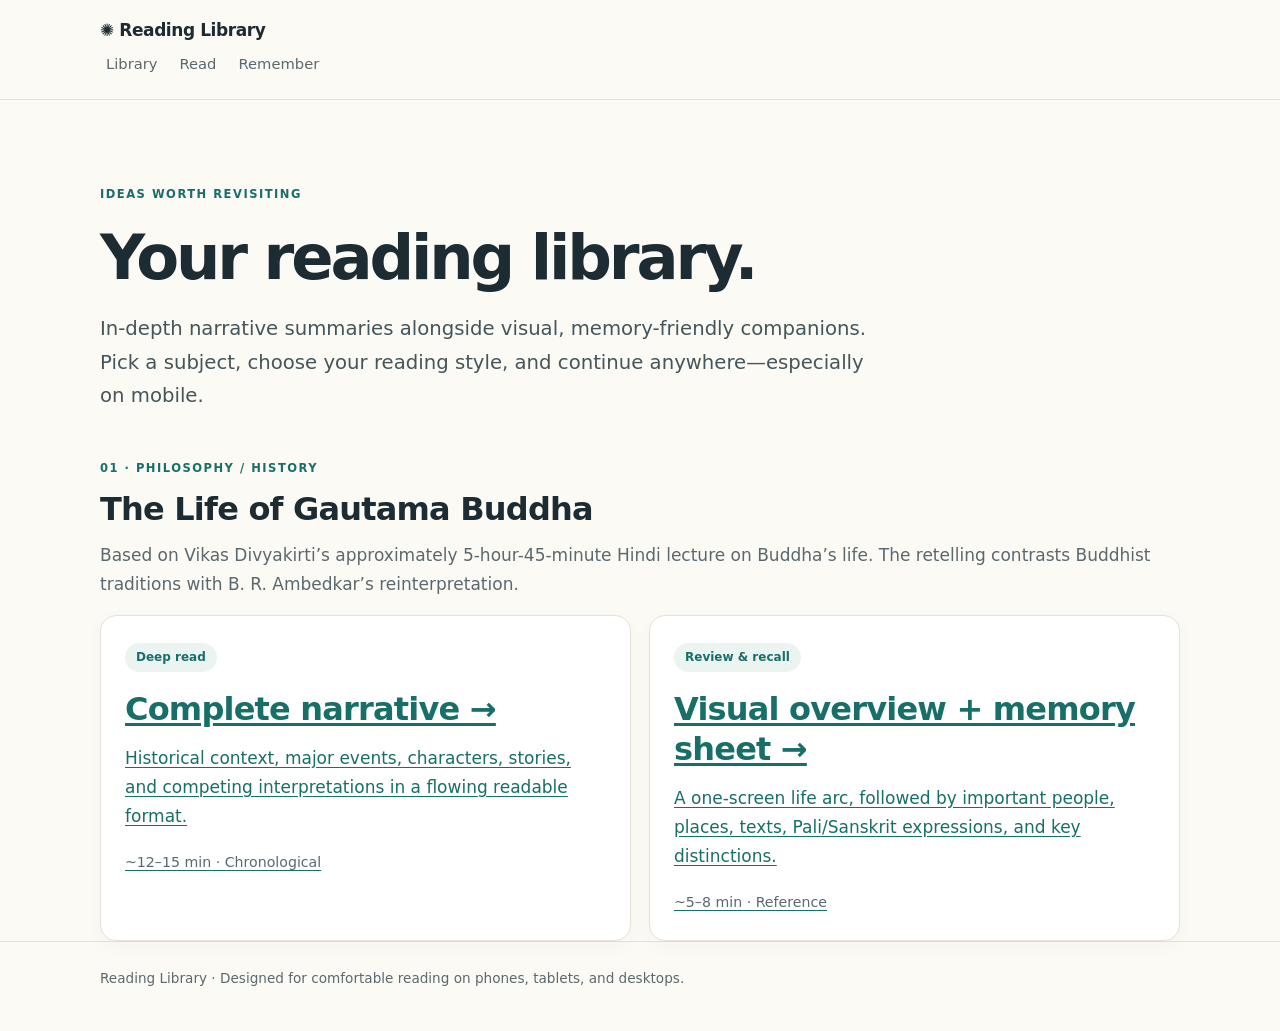
<file: index.html>
<!doctype html><html lang="en"><head><meta charset="utf-8"><meta name="viewport" content="width=device-width,initial-scale=1"><meta name="theme-color" content="#fcfaf5"><title>Reading Library · Philosophy & History</title><meta name="description" content="A growing collection of thoughtful reading summaries, available in full narrative and quick-review formats."><link rel="stylesheet" href="style.css"></head><body><header class="nav"><div class="wrap"><a class="brand" href="index.html">✺ Reading Library</a><nav class="links"><a href="index.html">Library</a><a href="buddha-long.html">Read</a><a href="buddha-review.html">Remember</a></nav></div></header><main class="wrap"><section class="hero"><div class="eyebrow">Ideas worth revisiting</div><h1>Your reading library.</h1><p class="lead">In-depth narrative summaries alongside visual, memory-friendly companions. Pick a subject, choose your reading style, and continue anywhere—especially on mobile.</p></section><div class="eyebrow">01 · Philosophy / History</div><h2 style="margin:.3em 0">The Life of Gautama Buddha</h2><p class="muted">Based on Vikas Divyakirti’s approximately 5-hour-45-minute Hindi lecture on Buddha’s life. The retelling contrasts Buddhist traditions with B. R. Ambedkar’s reinterpretation.</p><section class="grid"><a class="card" href="buddha-long.html"><span class="pill">Deep read</span><h2>Complete narrative →</h2><p>Historical context, major events, characters, stories, and competing interpretations in a flowing readable format.</p><small class="muted">~12–15 min · Chronological</small></a><a class="card" href="buddha-review.html"><span class="pill">Review & recall</span><h2>Visual overview + memory sheet →</h2><p>A one-screen life arc, followed by important people, places, texts, Pali/Sanskrit expressions, and key distinctions.</p><small class="muted">~5–8 min · Reference</small></a></section></main><footer class="footer"><div class="wrap">Reading Library · Designed for comfortable reading on phones, tablets, and desktops.</div></footer></body></html>
</file>
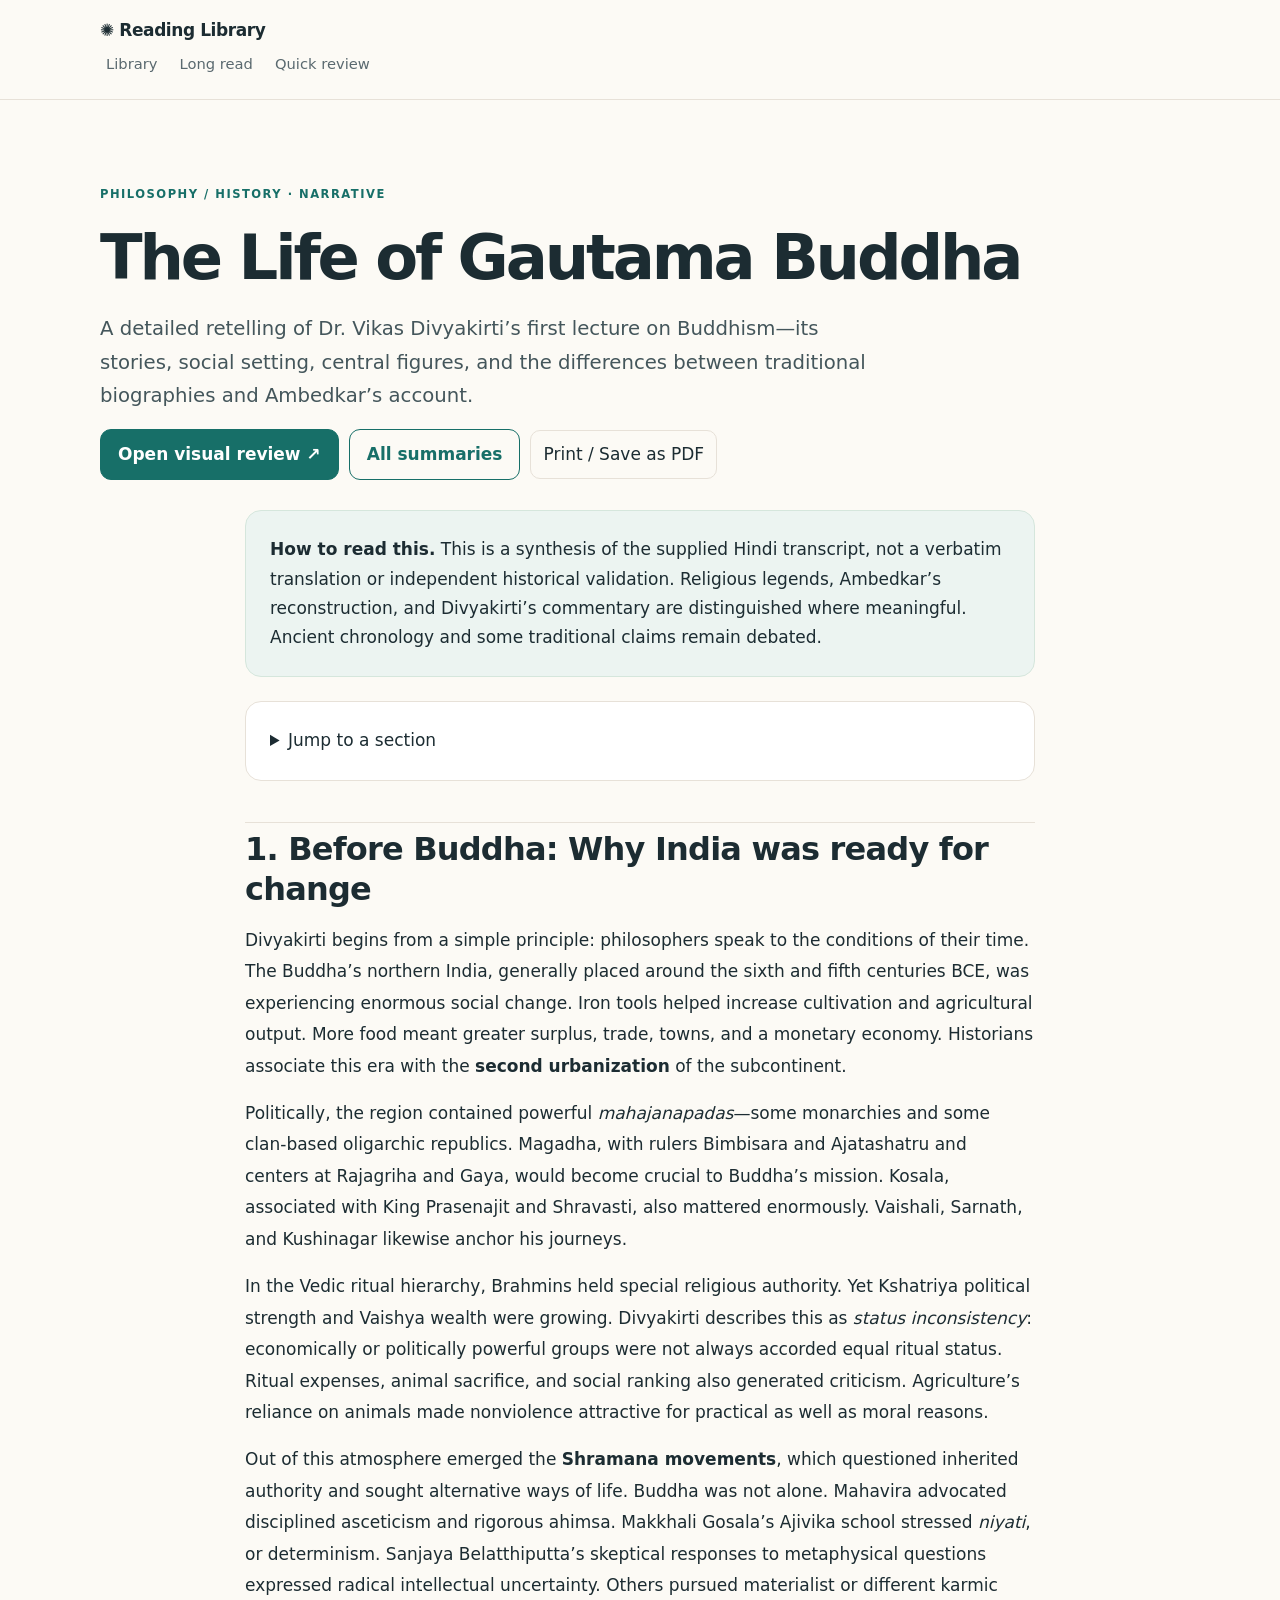
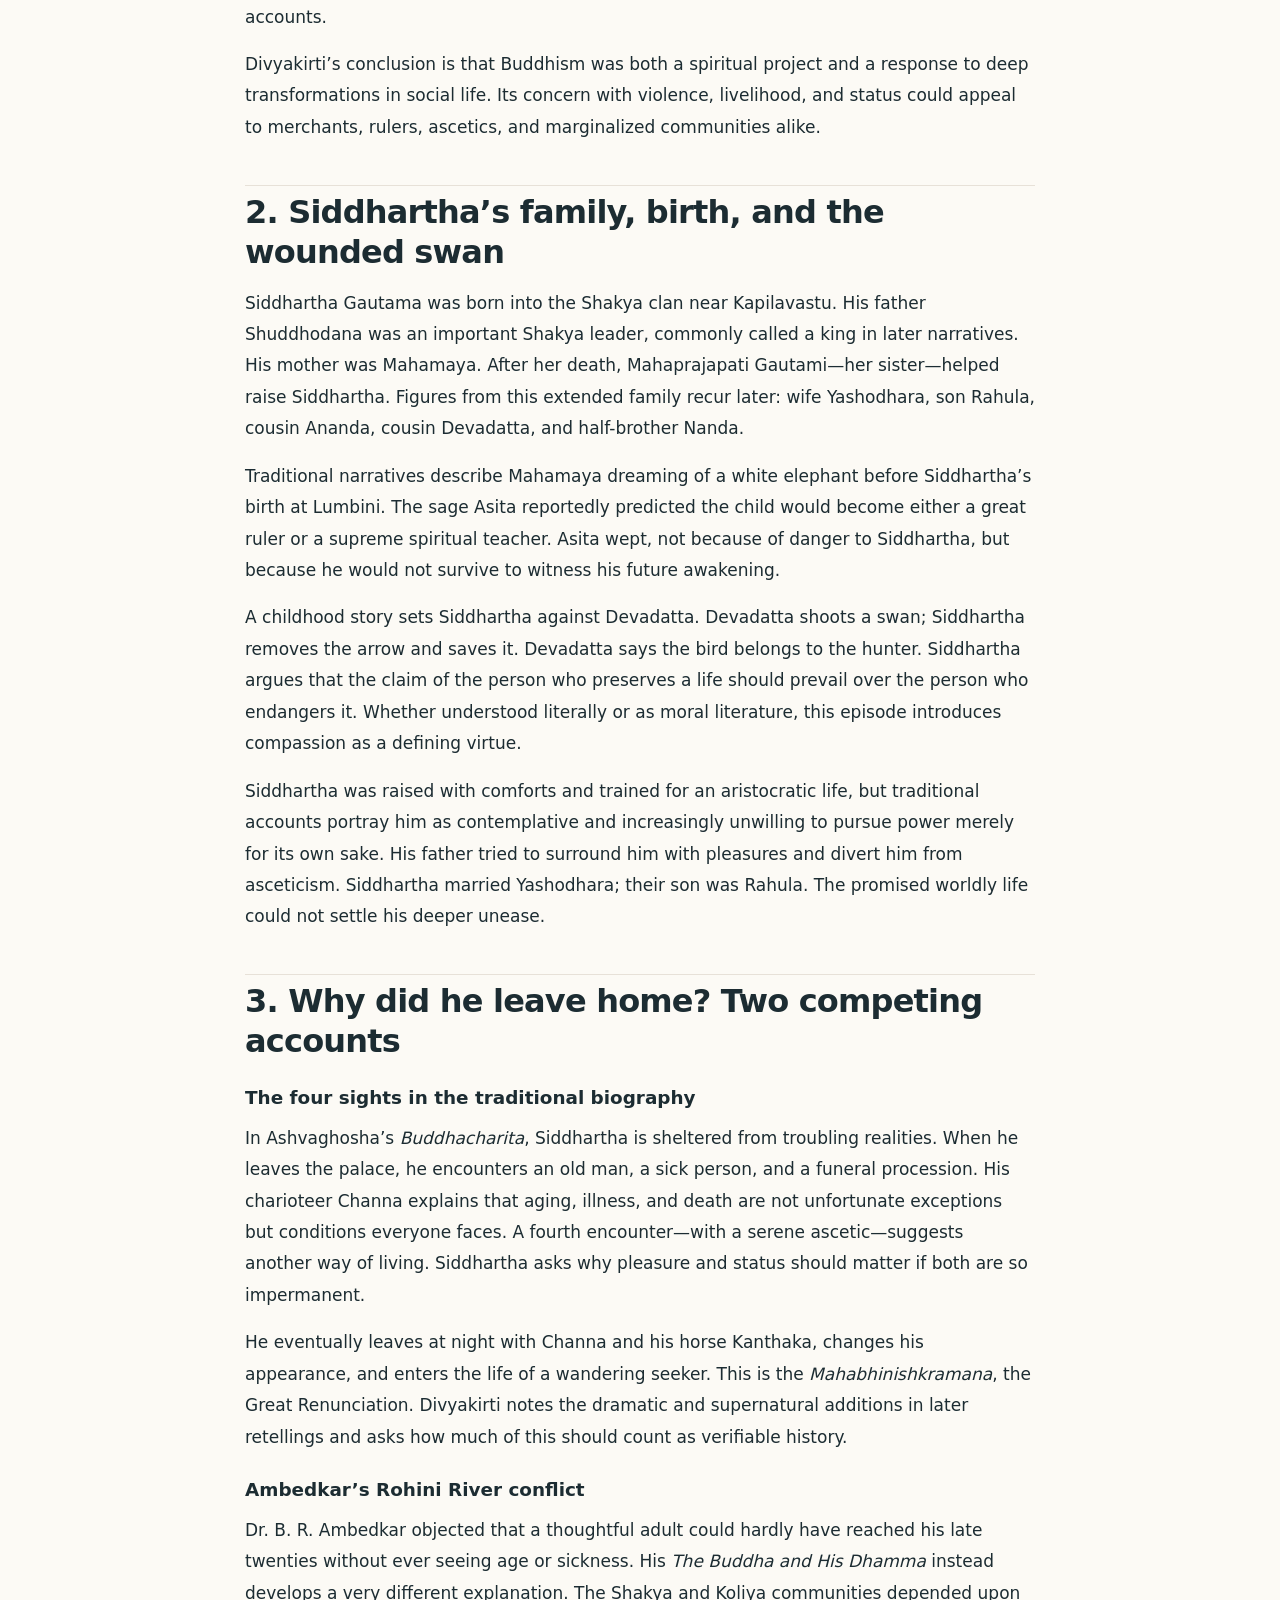
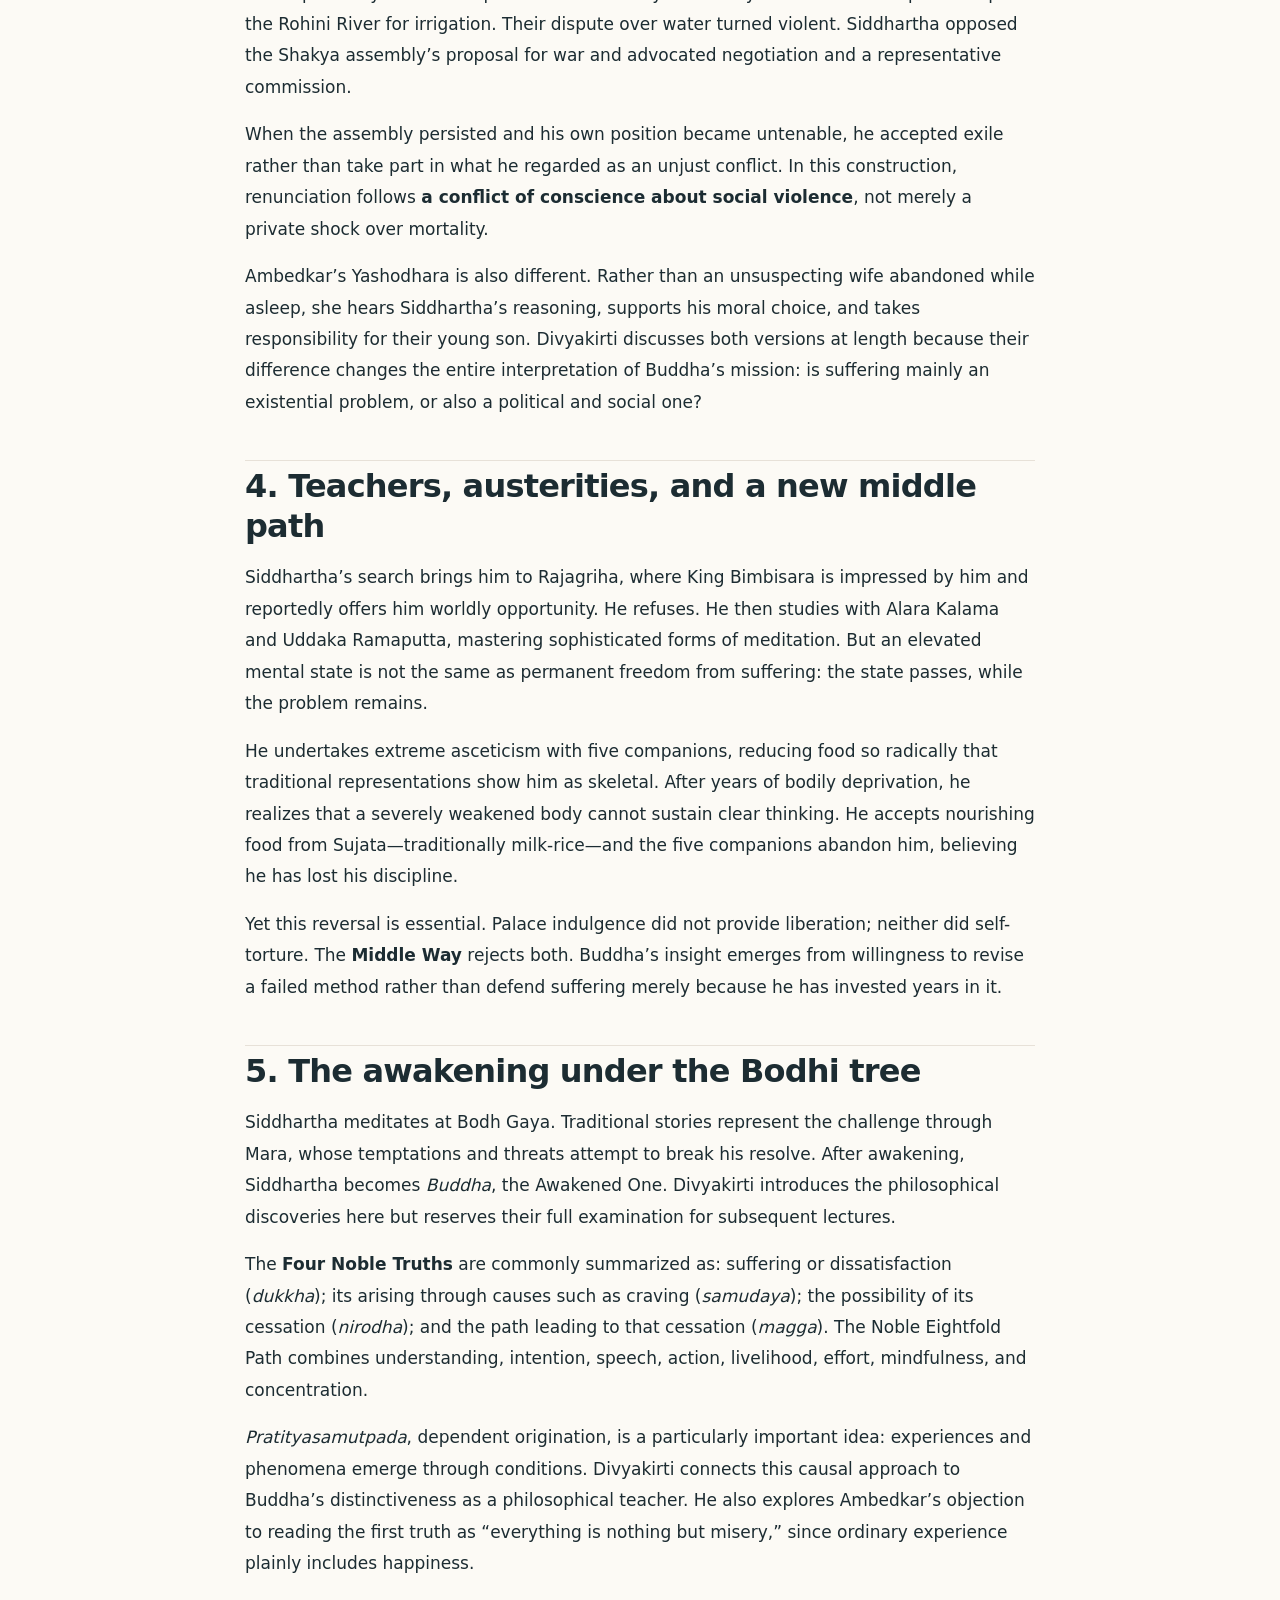
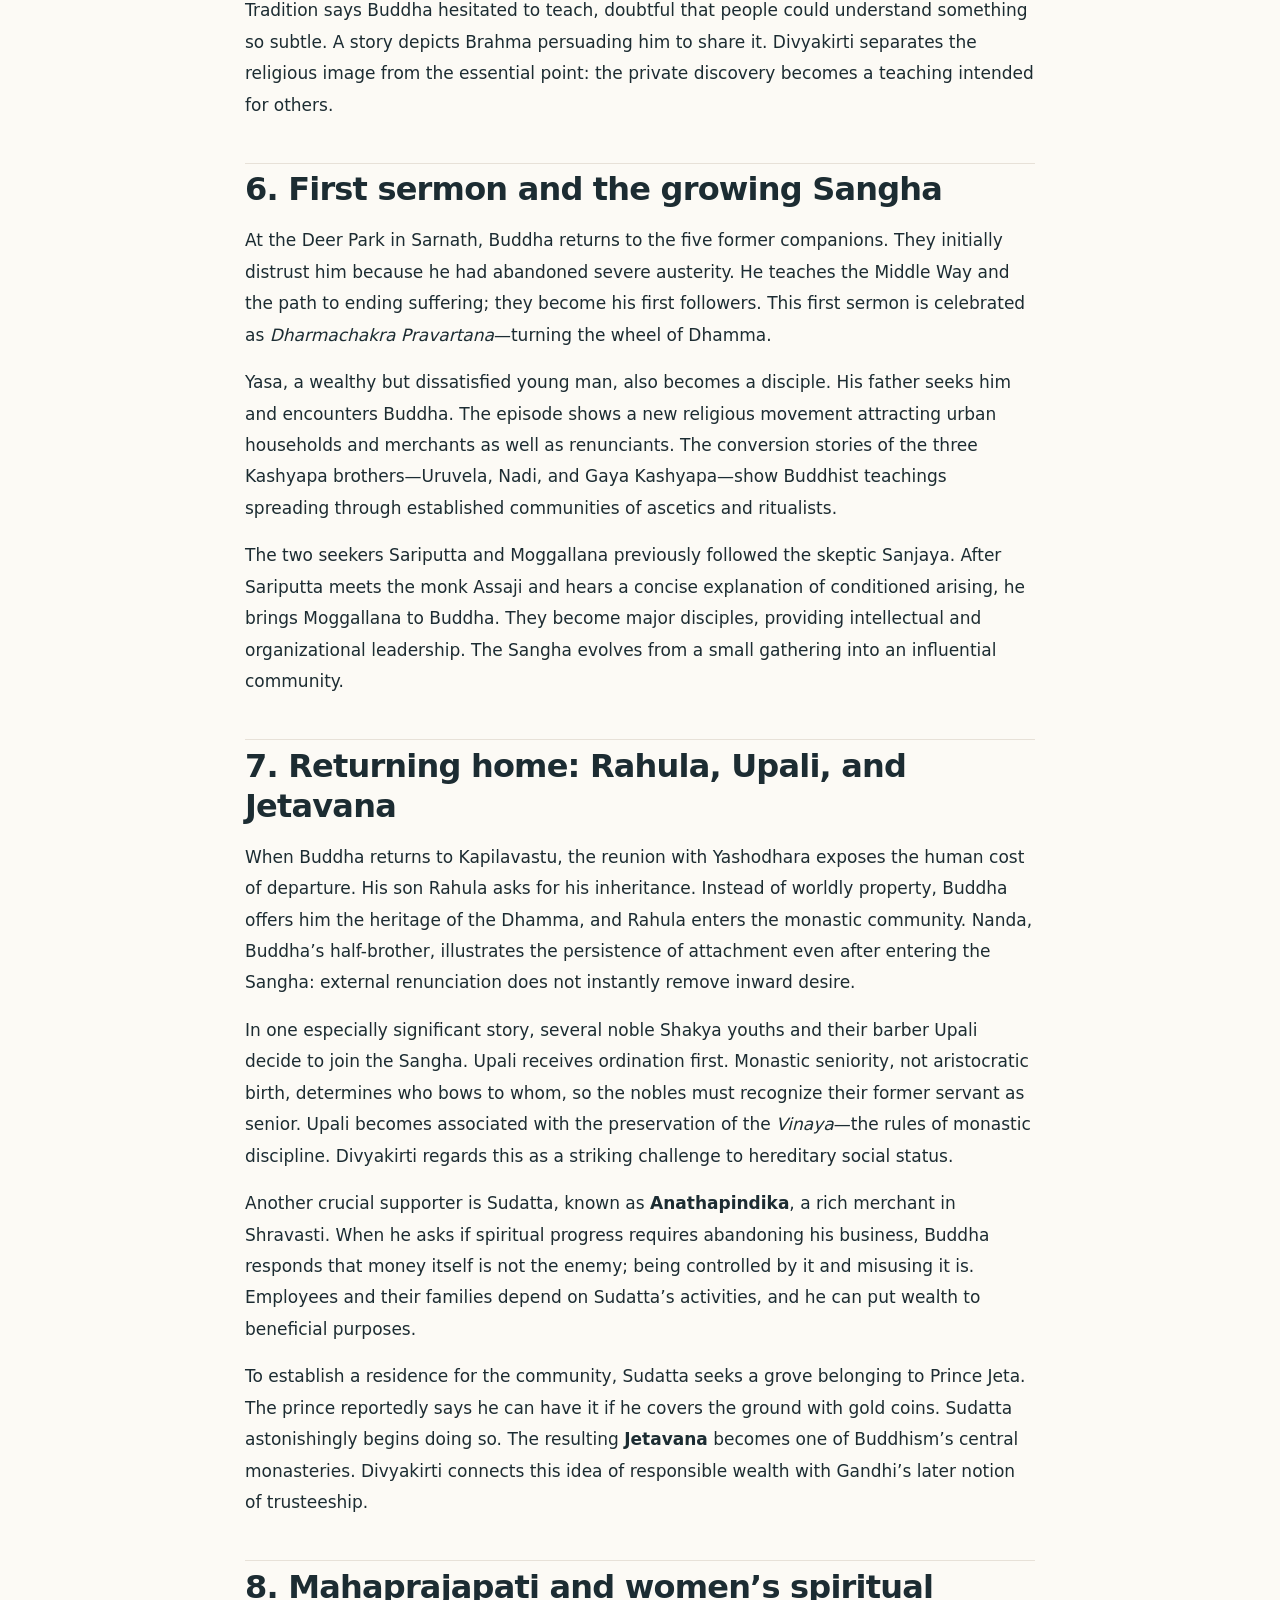
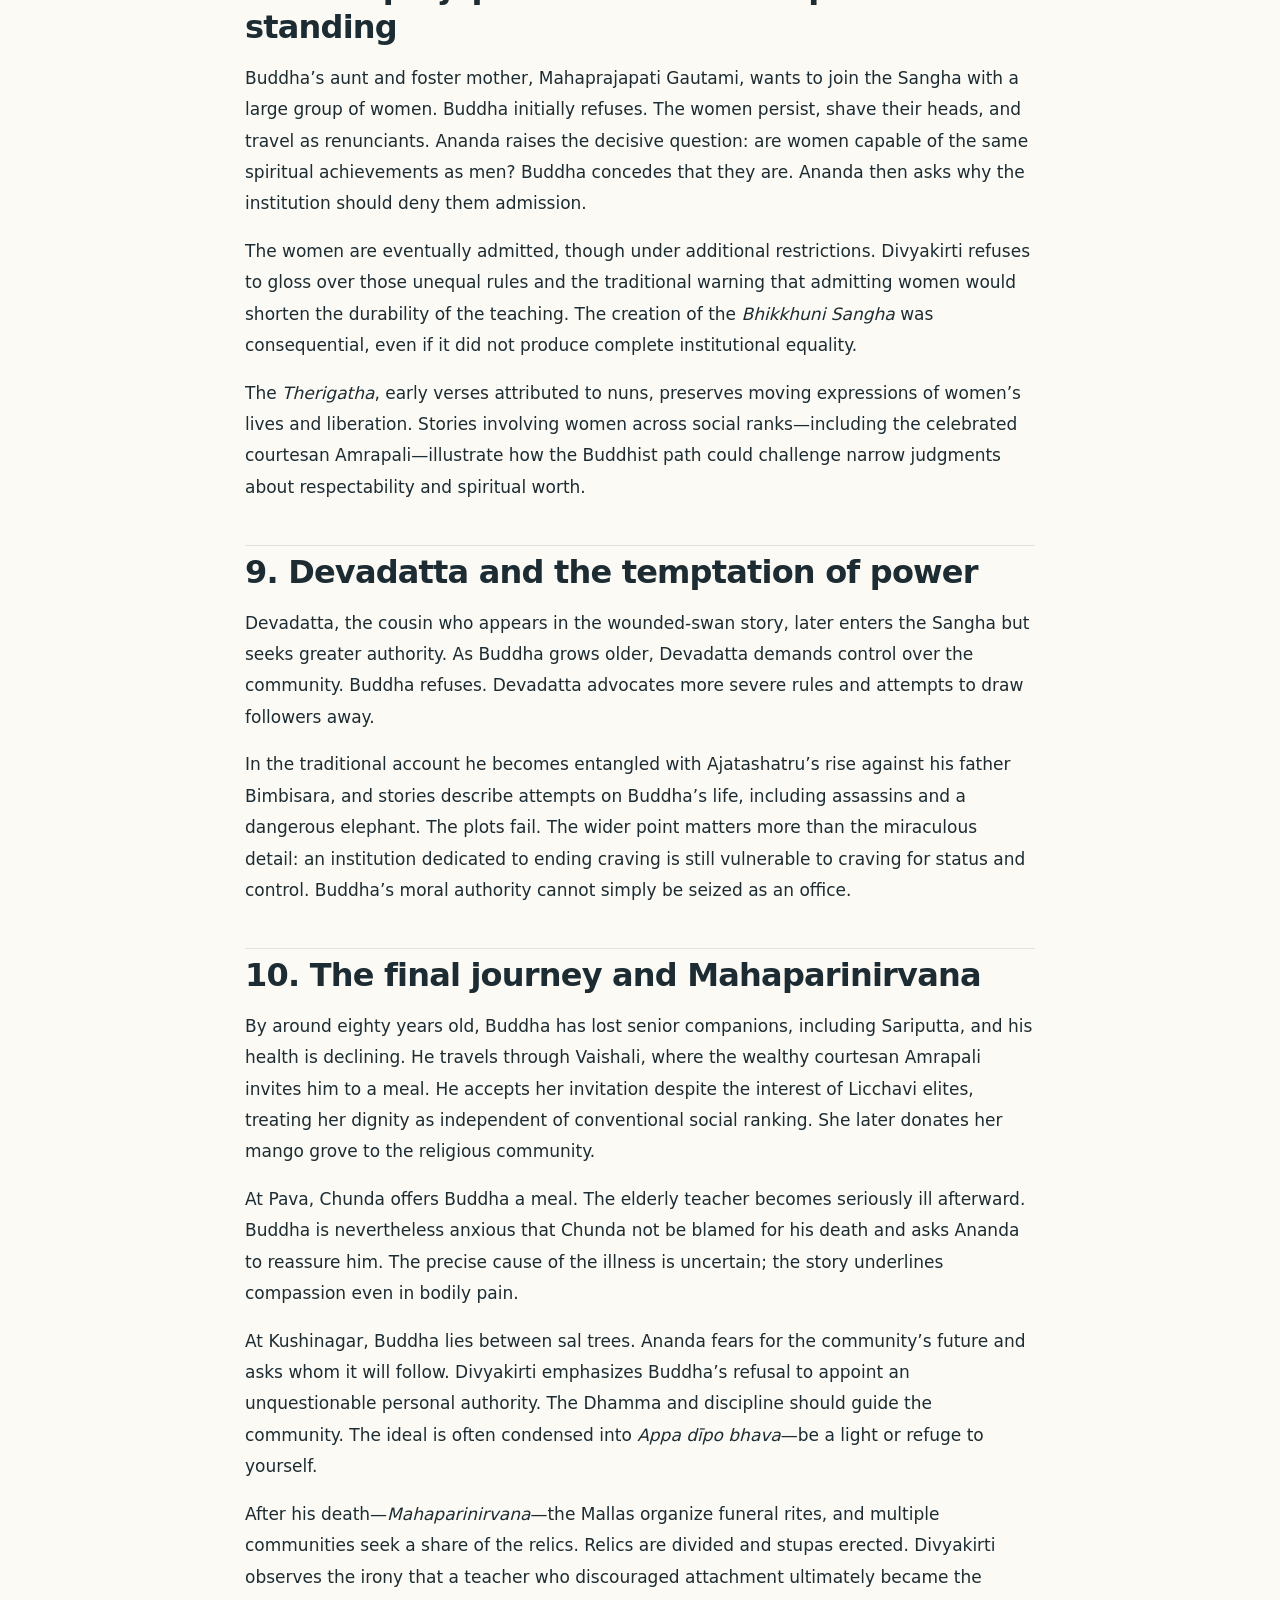
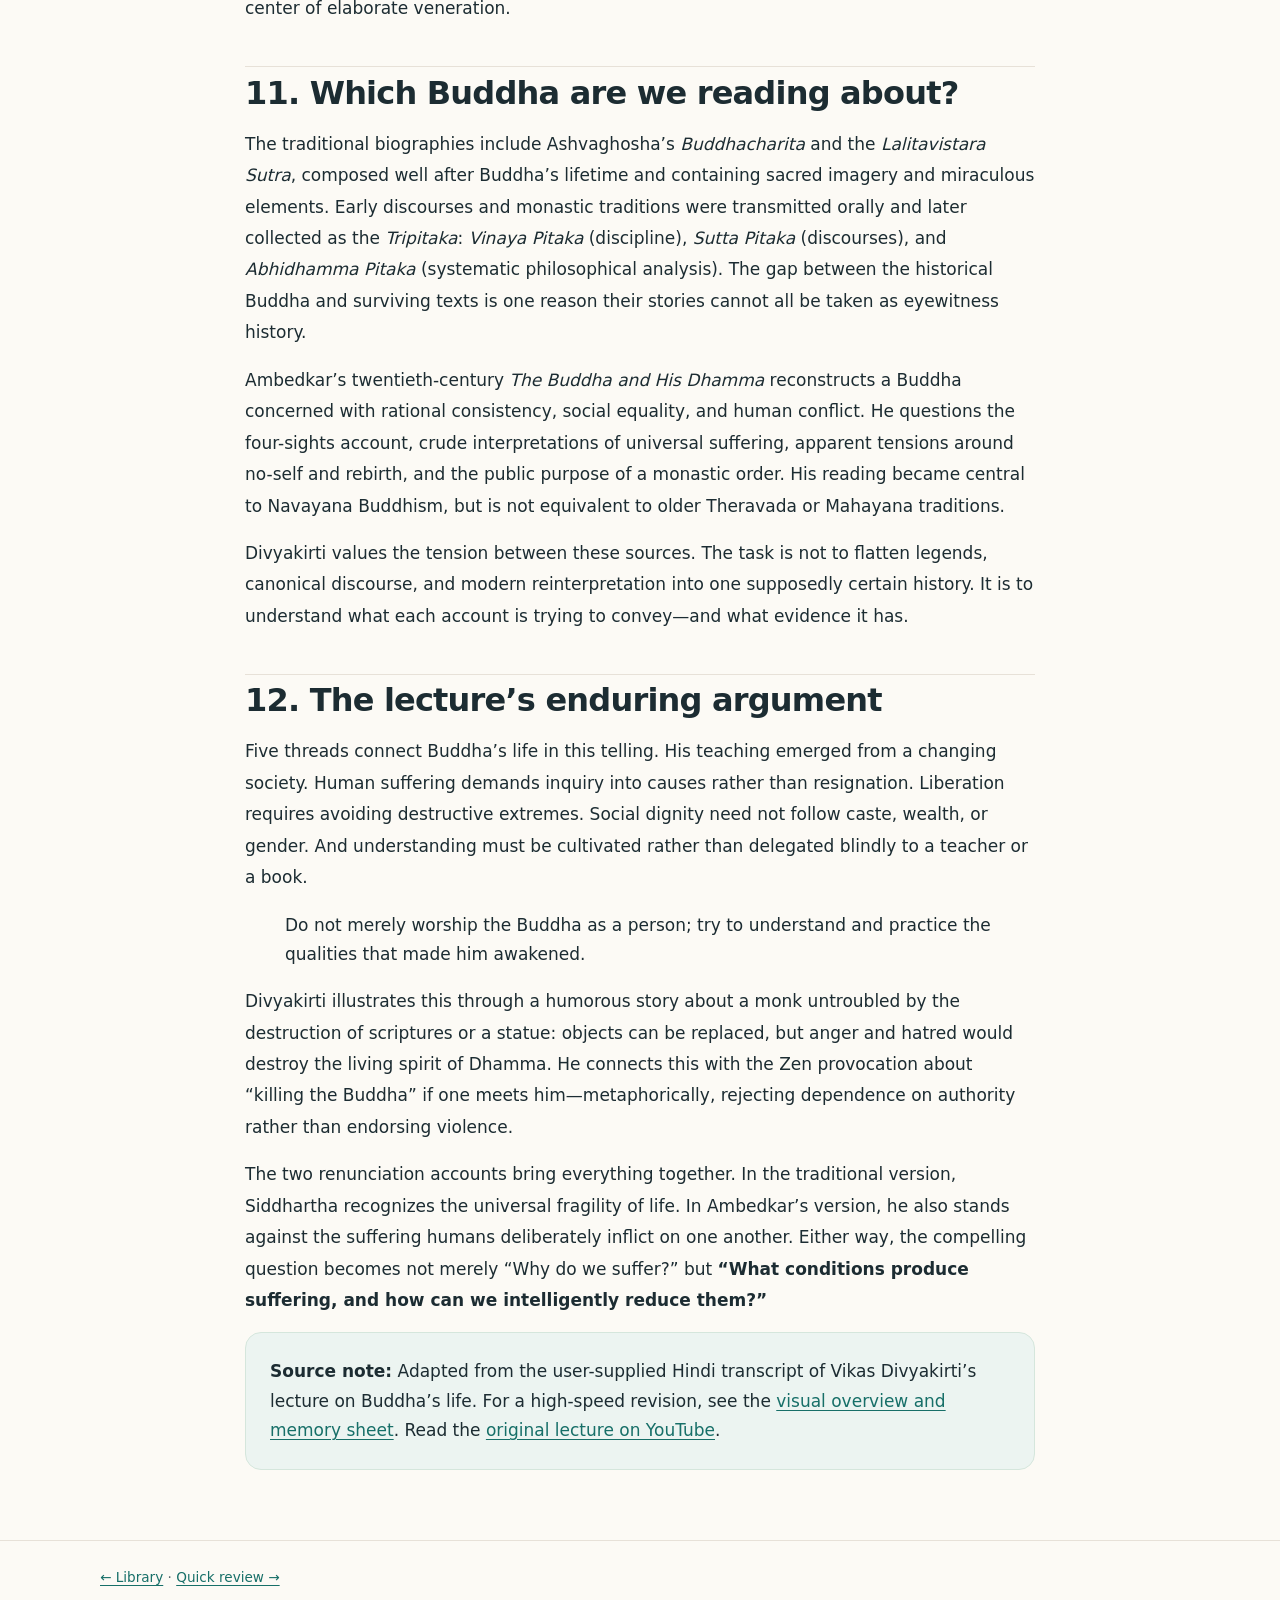
<file: buddha-long.html>
<!doctype html><html lang="en"><head><meta charset="utf-8"><meta name="viewport" content="width=device-width,initial-scale=1"><meta name="theme-color" content="#fcfaf5"><title>The Life of Gautama Buddha · Complete Narrative</title><meta name="description" content="Detailed reading summary of Vikas Divyakirti’s lecture on Gautama Buddha: life, context, stories, and interpretations."><link rel="stylesheet" href="style.css"></head><body><header class="nav"><div class="wrap"><a class="brand" href="index.html">✺ Reading Library</a><nav class="links"><a href="index.html">Library</a><a href="buddha-long.html">Long read</a><a href="buddha-review.html">Quick review</a></nav></div></header><main class="wrap"><div class="hero"><div class="eyebrow">Philosophy / History · Narrative</div><h1>The Life of Gautama Buddha</h1><p class="lead">A detailed retelling of Dr. Vikas Divyakirti’s first lecture on Buddhism—its stories, social setting, central figures, and the differences between traditional biographies and Ambedkar’s account.</p><div class="actions"><a class="action primary" href="buddha-review.html">Open visual review ↗</a><a class="action" href="index.html">All summaries</a><button class="print" onclick="window.print()">Print / Save as PDF</button></div></div><article class="article"><div class="note"><strong>How to read this.</strong> This is a synthesis of the supplied Hindi transcript, not a verbatim translation or independent historical validation. Religious legends, Ambedkar’s reconstruction, and Divyakirti’s commentary are distinguished where meaningful. Ancient chronology and some traditional claims remain debated.</div><details class="contents"><summary>Jump to a section</summary><ul><li><a href="#context">1. A changing India</a></li><li><a href="#birth">2. Birth and childhood</a></li><li><a href="#renunciation">3. Two renunciation stories</a></li><li><a href="#search">4. The spiritual search</a></li><li><a href="#awakening">5. Enlightenment</a></li><li><a href="#teaching">6. First disciples</a></li><li><a href="#family">7. Family and equality</a></li><li><a href="#women">8. Women in the Sangha</a></li><li><a href="#devadatta">9. Devadatta</a></li><li><a href="#end">10. Final journey</a></li><li><a href="#sources">11. Which Buddha?</a></li><li><a href="#message">12. Central message</a></li></ul></details>
<section id="context"><h2>1. Before Buddha: Why India was ready for change</h2><p>Divyakirti begins from a simple principle: philosophers speak to the conditions of their time. The Buddha’s northern India, generally placed around the sixth and fifth centuries BCE, was experiencing enormous social change. Iron tools helped increase cultivation and agricultural output. More food meant greater surplus, trade, towns, and a monetary economy. Historians associate this era with the <strong>second urbanization</strong> of the subcontinent.</p><p>Politically, the region contained powerful <em>mahajanapadas</em>—some monarchies and some clan-based oligarchic republics. Magadha, with rulers Bimbisara and Ajatashatru and centers at Rajagriha and Gaya, would become crucial to Buddha’s mission. Kosala, associated with King Prasenajit and Shravasti, also mattered enormously. Vaishali, Sarnath, and Kushinagar likewise anchor his journeys.</p><p>In the Vedic ritual hierarchy, Brahmins held special religious authority. Yet Kshatriya political strength and Vaishya wealth were growing. Divyakirti describes this as <em>status inconsistency</em>: economically or politically powerful groups were not always accorded equal ritual status. Ritual expenses, animal sacrifice, and social ranking also generated criticism. Agriculture’s reliance on animals made nonviolence attractive for practical as well as moral reasons.</p><p>Out of this atmosphere emerged the <strong>Shramana movements</strong>, which questioned inherited authority and sought alternative ways of life. Buddha was not alone. Mahavira advocated disciplined asceticism and rigorous ahimsa. Makkhali Gosala’s Ajivika school stressed <em>niyati</em>, or determinism. Sanjaya Belatthiputta’s skeptical responses to metaphysical questions expressed radical intellectual uncertainty. Others pursued materialist or different karmic accounts.</p><p>Divyakirti’s conclusion is that Buddhism was both a spiritual project and a response to deep transformations in social life. Its concern with violence, livelihood, and status could appeal to merchants, rulers, ascetics, and marginalized communities alike.</p></section>
<section id="birth"><h2>2. Siddhartha’s family, birth, and the wounded swan</h2><p>Siddhartha Gautama was born into the Shakya clan near Kapilavastu. His father Shuddhodana was an important Shakya leader, commonly called a king in later narratives. His mother was Mahamaya. After her death, Mahaprajapati Gautami—her sister—helped raise Siddhartha. Figures from this extended family recur later: wife Yashodhara, son Rahula, cousin Ananda, cousin Devadatta, and half-brother Nanda.</p><p>Traditional narratives describe Mahamaya dreaming of a white elephant before Siddhartha’s birth at Lumbini. The sage Asita reportedly predicted the child would become either a great ruler or a supreme spiritual teacher. Asita wept, not because of danger to Siddhartha, but because he would not survive to witness his future awakening.</p><p>A childhood story sets Siddhartha against Devadatta. Devadatta shoots a swan; Siddhartha removes the arrow and saves it. Devadatta says the bird belongs to the hunter. Siddhartha argues that the claim of the person who preserves a life should prevail over the person who endangers it. Whether understood literally or as moral literature, this episode introduces compassion as a defining virtue.</p><p>Siddhartha was raised with comforts and trained for an aristocratic life, but traditional accounts portray him as contemplative and increasingly unwilling to pursue power merely for its own sake. His father tried to surround him with pleasures and divert him from asceticism. Siddhartha married Yashodhara; their son was Rahula. The promised worldly life could not settle his deeper unease.</p></section>
<section id="renunciation"><h2>3. Why did he leave home? Two competing accounts</h2><h3>The four sights in the traditional biography</h3><p>In Ashvaghosha’s <em>Buddhacharita</em>, Siddhartha is sheltered from troubling realities. When he leaves the palace, he encounters an old man, a sick person, and a funeral procession. His charioteer Channa explains that aging, illness, and death are not unfortunate exceptions but conditions everyone faces. A fourth encounter—with a serene ascetic—suggests another way of living. Siddhartha asks why pleasure and status should matter if both are so impermanent.</p><p>He eventually leaves at night with Channa and his horse Kanthaka, changes his appearance, and enters the life of a wandering seeker. This is the <em>Mahabhinishkramana</em>, the Great Renunciation. Divyakirti notes the dramatic and supernatural additions in later retellings and asks how much of this should count as verifiable history.</p><h3>Ambedkar’s Rohini River conflict</h3><p>Dr. B. R. Ambedkar objected that a thoughtful adult could hardly have reached his late twenties without ever seeing age or sickness. His <em>The Buddha and His Dhamma</em> instead develops a very different explanation. The Shakya and Koliya communities depended upon the Rohini River for irrigation. Their dispute over water turned violent. Siddhartha opposed the Shakya assembly’s proposal for war and advocated negotiation and a representative commission.</p><p>When the assembly persisted and his own position became untenable, he accepted exile rather than take part in what he regarded as an unjust conflict. In this construction, renunciation follows <strong>a conflict of conscience about social violence</strong>, not merely a private shock over mortality.</p><p>Ambedkar’s Yashodhara is also different. Rather than an unsuspecting wife abandoned while asleep, she hears Siddhartha’s reasoning, supports his moral choice, and takes responsibility for their young son. Divyakirti discusses both versions at length because their difference changes the entire interpretation of Buddha’s mission: is suffering mainly an existential problem, or also a political and social one?</p></section>
<section id="search"><h2>4. Teachers, austerities, and a new middle path</h2><p>Siddhartha’s search brings him to Rajagriha, where King Bimbisara is impressed by him and reportedly offers him worldly opportunity. He refuses. He then studies with Alara Kalama and Uddaka Ramaputta, mastering sophisticated forms of meditation. But an elevated mental state is not the same as permanent freedom from suffering: the state passes, while the problem remains.</p><p>He undertakes extreme asceticism with five companions, reducing food so radically that traditional representations show him as skeletal. After years of bodily deprivation, he realizes that a severely weakened body cannot sustain clear thinking. He accepts nourishing food from Sujata—traditionally milk-rice—and the five companions abandon him, believing he has lost his discipline.</p><p>Yet this reversal is essential. Palace indulgence did not provide liberation; neither did self-torture. The <strong>Middle Way</strong> rejects both. Buddha’s insight emerges from willingness to revise a failed method rather than defend suffering merely because he has invested years in it.</p></section>
<section id="awakening"><h2>5. The awakening under the Bodhi tree</h2><p>Siddhartha meditates at Bodh Gaya. Traditional stories represent the challenge through Mara, whose temptations and threats attempt to break his resolve. After awakening, Siddhartha becomes <em>Buddha</em>, the Awakened One. Divyakirti introduces the philosophical discoveries here but reserves their full examination for subsequent lectures.</p><p>The <strong>Four Noble Truths</strong> are commonly summarized as: suffering or dissatisfaction (<em>dukkha</em>); its arising through causes such as craving (<em>samudaya</em>); the possibility of its cessation (<em>nirodha</em>); and the path leading to that cessation (<em>magga</em>). The Noble Eightfold Path combines understanding, intention, speech, action, livelihood, effort, mindfulness, and concentration.</p><p><em>Pratityasamutpada</em>, dependent origination, is a particularly important idea: experiences and phenomena emerge through conditions. Divyakirti connects this causal approach to Buddha’s distinctiveness as a philosophical teacher. He also explores Ambedkar’s objection to reading the first truth as “everything is nothing but misery,” since ordinary experience plainly includes happiness.</p><p>Tradition says Buddha hesitated to teach, doubtful that people could understand something so subtle. A story depicts Brahma persuading him to share it. Divyakirti separates the religious image from the essential point: the private discovery becomes a teaching intended for others.</p></section>
<section id="teaching"><h2>6. First sermon and the growing Sangha</h2><p>At the Deer Park in Sarnath, Buddha returns to the five former companions. They initially distrust him because he had abandoned severe austerity. He teaches the Middle Way and the path to ending suffering; they become his first followers. This first sermon is celebrated as <em>Dharmachakra Pravartana</em>—turning the wheel of Dhamma.</p><p>Yasa, a wealthy but dissatisfied young man, also becomes a disciple. His father seeks him and encounters Buddha. The episode shows a new religious movement attracting urban households and merchants as well as renunciants. The conversion stories of the three Kashyapa brothers—Uruvela, Nadi, and Gaya Kashyapa—show Buddhist teachings spreading through established communities of ascetics and ritualists.</p><p>The two seekers Sariputta and Moggallana previously followed the skeptic Sanjaya. After Sariputta meets the monk Assaji and hears a concise explanation of conditioned arising, he brings Moggallana to Buddha. They become major disciples, providing intellectual and organizational leadership. The Sangha evolves from a small gathering into an influential community.</p></section>
<section id="family"><h2>7. Returning home: Rahula, Upali, and Jetavana</h2><p>When Buddha returns to Kapilavastu, the reunion with Yashodhara exposes the human cost of departure. His son Rahula asks for his inheritance. Instead of worldly property, Buddha offers him the heritage of the Dhamma, and Rahula enters the monastic community. Nanda, Buddha’s half-brother, illustrates the persistence of attachment even after entering the Sangha: external renunciation does not instantly remove inward desire.</p><p>In one especially significant story, several noble Shakya youths and their barber Upali decide to join the Sangha. Upali receives ordination first. Monastic seniority, not aristocratic birth, determines who bows to whom, so the nobles must recognize their former servant as senior. Upali becomes associated with the preservation of the <em>Vinaya</em>—the rules of monastic discipline. Divyakirti regards this as a striking challenge to hereditary social status.</p><p>Another crucial supporter is Sudatta, known as <strong>Anathapindika</strong>, a rich merchant in Shravasti. When he asks if spiritual progress requires abandoning his business, Buddha responds that money itself is not the enemy; being controlled by it and misusing it is. Employees and their families depend on Sudatta’s activities, and he can put wealth to beneficial purposes.</p><p>To establish a residence for the community, Sudatta seeks a grove belonging to Prince Jeta. The prince reportedly says he can have it if he covers the ground with gold coins. Sudatta astonishingly begins doing so. The resulting <strong>Jetavana</strong> becomes one of Buddhism’s central monasteries. Divyakirti connects this idea of responsible wealth with Gandhi’s later notion of trusteeship.</p></section>
<section id="women"><h2>8. Mahaprajapati and women’s spiritual standing</h2><p>Buddha’s aunt and foster mother, Mahaprajapati Gautami, wants to join the Sangha with a large group of women. Buddha initially refuses. The women persist, shave their heads, and travel as renunciants. Ananda raises the decisive question: are women capable of the same spiritual achievements as men? Buddha concedes that they are. Ananda then asks why the institution should deny them admission.</p><p>The women are eventually admitted, though under additional restrictions. Divyakirti refuses to gloss over those unequal rules and the traditional warning that admitting women would shorten the durability of the teaching. The creation of the <em>Bhikkhuni Sangha</em> was consequential, even if it did not produce complete institutional equality.</p><p>The <em>Therigatha</em>, early verses attributed to nuns, preserves moving expressions of women’s lives and liberation. Stories involving women across social ranks—including the celebrated courtesan Amrapali—illustrate how the Buddhist path could challenge narrow judgments about respectability and spiritual worth.</p></section>
<section id="devadatta"><h2>9. Devadatta and the temptation of power</h2><p>Devadatta, the cousin who appears in the wounded-swan story, later enters the Sangha but seeks greater authority. As Buddha grows older, Devadatta demands control over the community. Buddha refuses. Devadatta advocates more severe rules and attempts to draw followers away.</p><p>In the traditional account he becomes entangled with Ajatashatru’s rise against his father Bimbisara, and stories describe attempts on Buddha’s life, including assassins and a dangerous elephant. The plots fail. The wider point matters more than the miraculous detail: an institution dedicated to ending craving is still vulnerable to craving for status and control. Buddha’s moral authority cannot simply be seized as an office.</p></section>
<section id="end"><h2>10. The final journey and Mahaparinirvana</h2><p>By around eighty years old, Buddha has lost senior companions, including Sariputta, and his health is declining. He travels through Vaishali, where the wealthy courtesan Amrapali invites him to a meal. He accepts her invitation despite the interest of Licchavi elites, treating her dignity as independent of conventional social ranking. She later donates her mango grove to the religious community.</p><p>At Pava, Chunda offers Buddha a meal. The elderly teacher becomes seriously ill afterward. Buddha is nevertheless anxious that Chunda not be blamed for his death and asks Ananda to reassure him. The precise cause of the illness is uncertain; the story underlines compassion even in bodily pain.</p><p>At Kushinagar, Buddha lies between sal trees. Ananda fears for the community’s future and asks whom it will follow. Divyakirti emphasizes Buddha’s refusal to appoint an unquestionable personal authority. The Dhamma and discipline should guide the community. The ideal is often condensed into <em>Appa dīpo bhava</em>—be a light or refuge to yourself.</p><p>After his death—<em>Mahaparinirvana</em>—the Mallas organize funeral rites, and multiple communities seek a share of the relics. Relics are divided and stupas erected. Divyakirti observes the irony that a teacher who discouraged attachment ultimately became the center of elaborate veneration.</p></section>
<section id="sources"><h2>11. Which Buddha are we reading about?</h2><p>The traditional biographies include Ashvaghosha’s <em>Buddhacharita</em> and the <em>Lalitavistara Sutra</em>, composed well after Buddha’s lifetime and containing sacred imagery and miraculous elements. Early discourses and monastic traditions were transmitted orally and later collected as the <em>Tripitaka</em>: <em>Vinaya Pitaka</em> (discipline), <em>Sutta Pitaka</em> (discourses), and <em>Abhidhamma Pitaka</em> (systematic philosophical analysis). The gap between the historical Buddha and surviving texts is one reason their stories cannot all be taken as eyewitness history.</p><p>Ambedkar’s twentieth-century <em>The Buddha and His Dhamma</em> reconstructs a Buddha concerned with rational consistency, social equality, and human conflict. He questions the four-sights account, crude interpretations of universal suffering, apparent tensions around no-self and rebirth, and the public purpose of a monastic order. His reading became central to Navayana Buddhism, but is not equivalent to older Theravada or Mahayana traditions.</p><p>Divyakirti values the tension between these sources. The task is not to flatten legends, canonical discourse, and modern reinterpretation into one supposedly certain history. It is to understand what each account is trying to convey—and what evidence it has.</p></section>
<section id="message"><h2>12. The lecture’s enduring argument</h2><p>Five threads connect Buddha’s life in this telling. His teaching emerged from a changing society. Human suffering demands inquiry into causes rather than resignation. Liberation requires avoiding destructive extremes. Social dignity need not follow caste, wealth, or gender. And understanding must be cultivated rather than delegated blindly to a teacher or a book.</p><blockquote>Do not merely worship the Buddha as a person; try to understand and practice the qualities that made him awakened.</blockquote><p>Divyakirti illustrates this through a humorous story about a monk untroubled by the destruction of scriptures or a statue: objects can be replaced, but anger and hatred would destroy the living spirit of Dhamma. He connects this with the Zen provocation about “killing the Buddha” if one meets him—metaphorically, rejecting dependence on authority rather than endorsing violence.</p><p>The two renunciation accounts bring everything together. In the traditional version, Siddhartha recognizes the universal fragility of life. In Ambedkar’s version, he also stands against the suffering humans deliberately inflict on one another. Either way, the compelling question becomes not merely “Why do we suffer?” but <strong>“What conditions produce suffering, and how can we intelligently reduce them?”</strong></p></section><div class="note"><strong>Source note:</strong> Adapted from the user-supplied Hindi transcript of Vikas Divyakirti’s lecture on Buddha’s life. For a high-speed revision, see the <a href="buddha-review.html">visual overview and memory sheet</a>. Read the <a href="https://www.youtube.com/watch?v=6Z23K9lQ89s" target="_blank" rel="noopener noreferrer">original lecture on YouTube</a>.</div></article></main><footer class="footer"><div class="wrap"><a href="index.html">← Library</a> · <a href="buddha-review.html">Quick review →</a></div></footer></body></html>
</file>
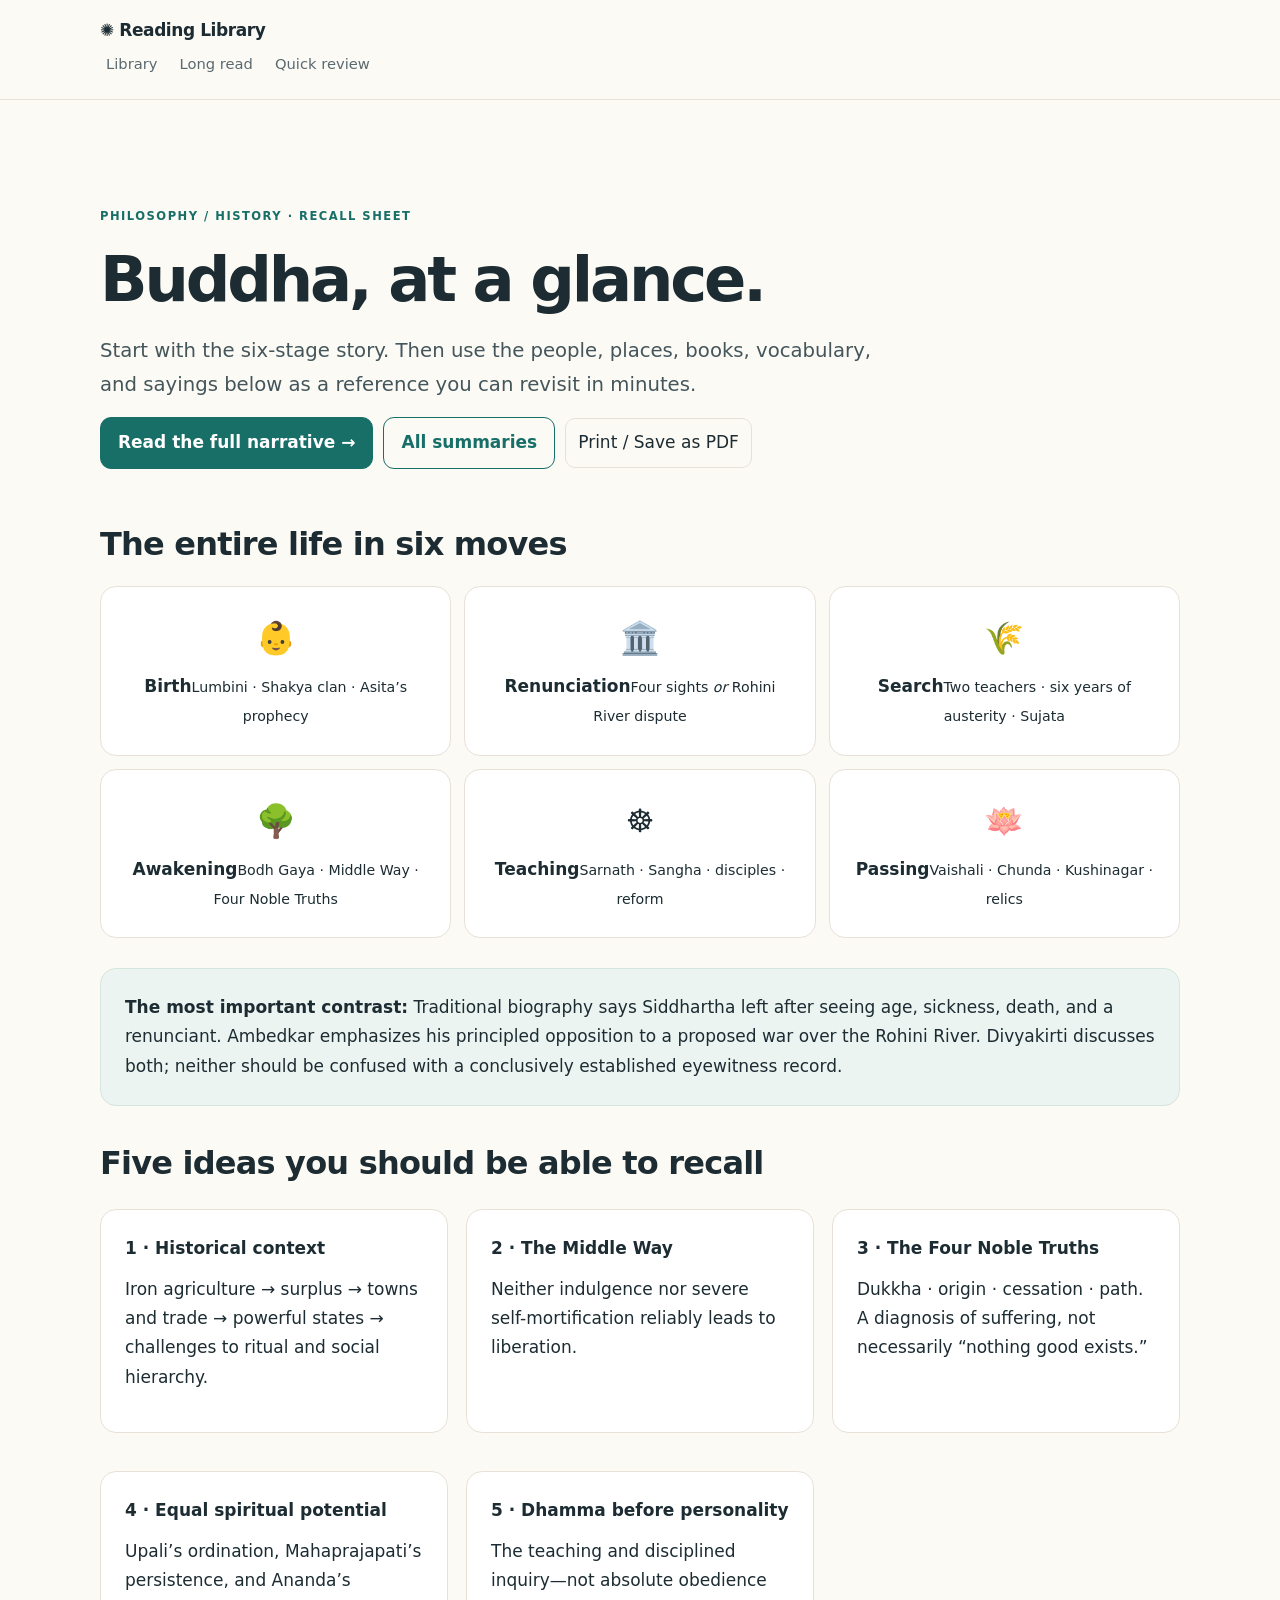
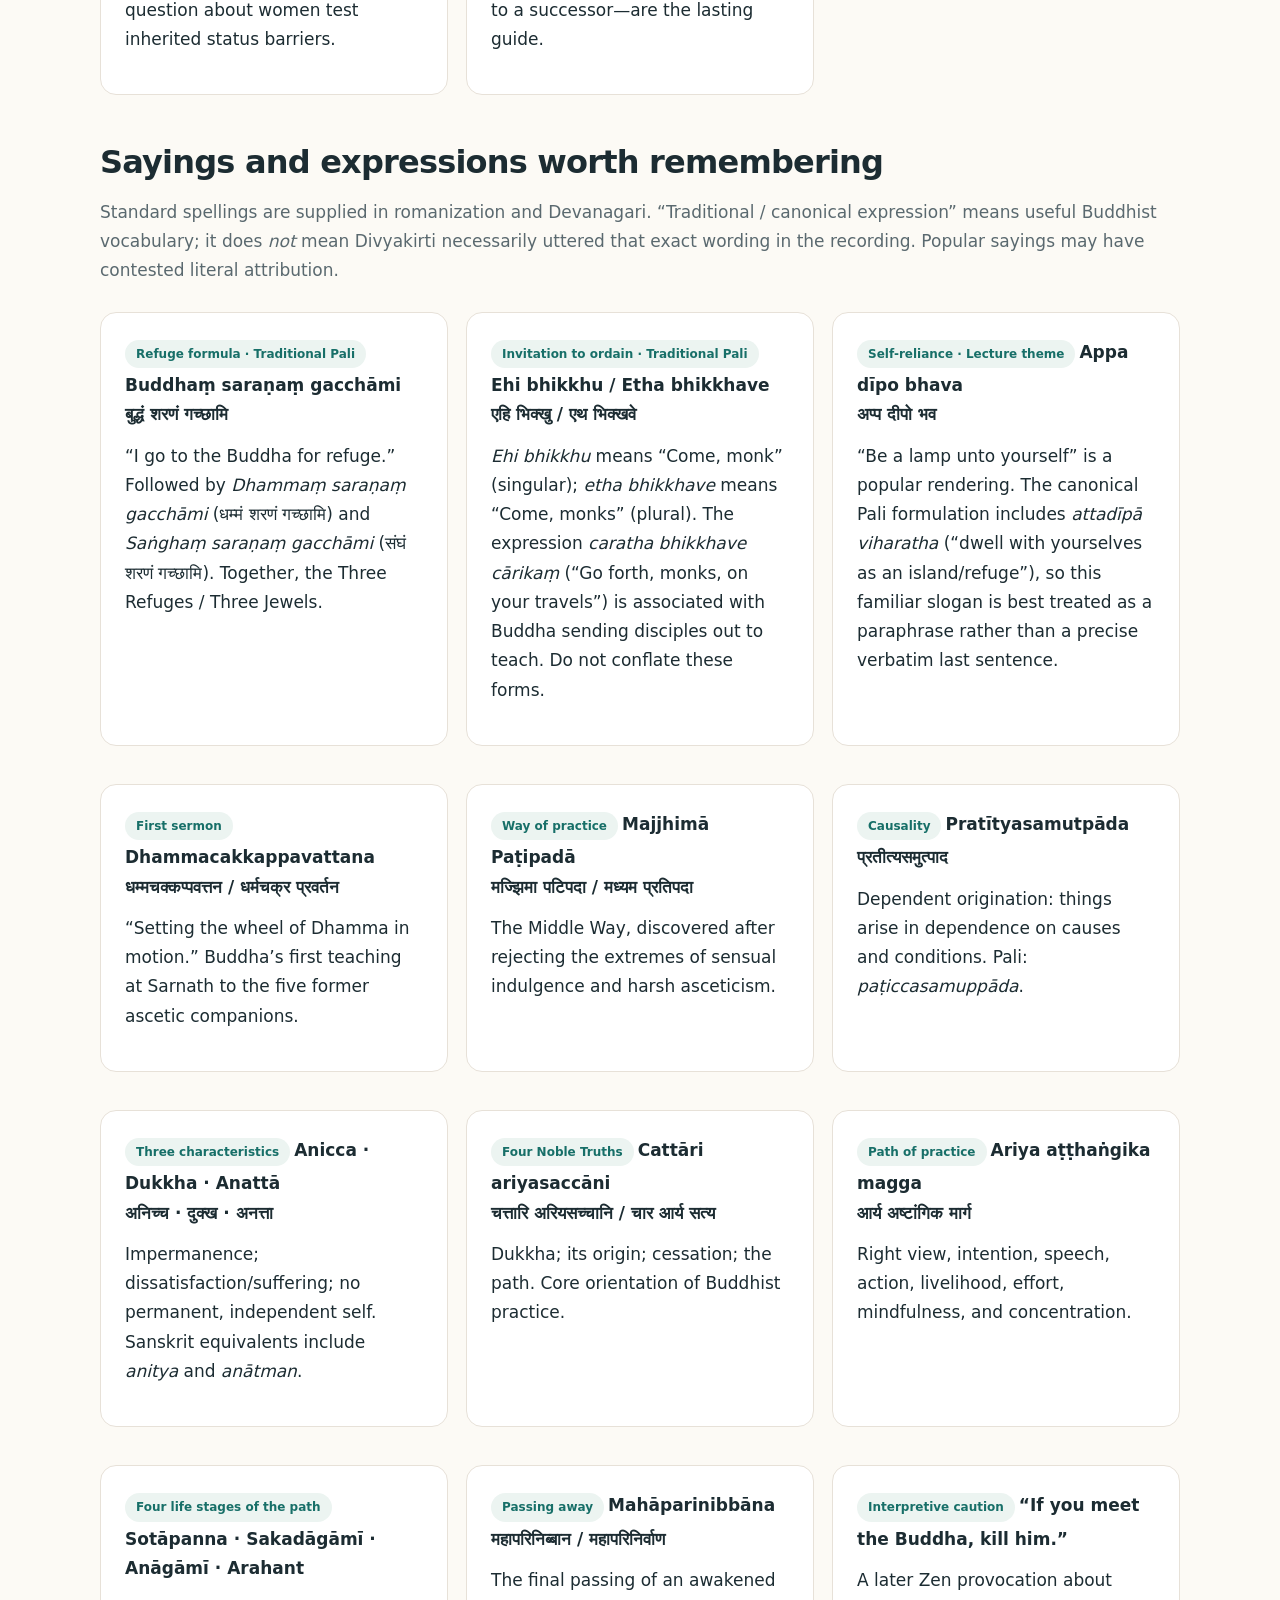
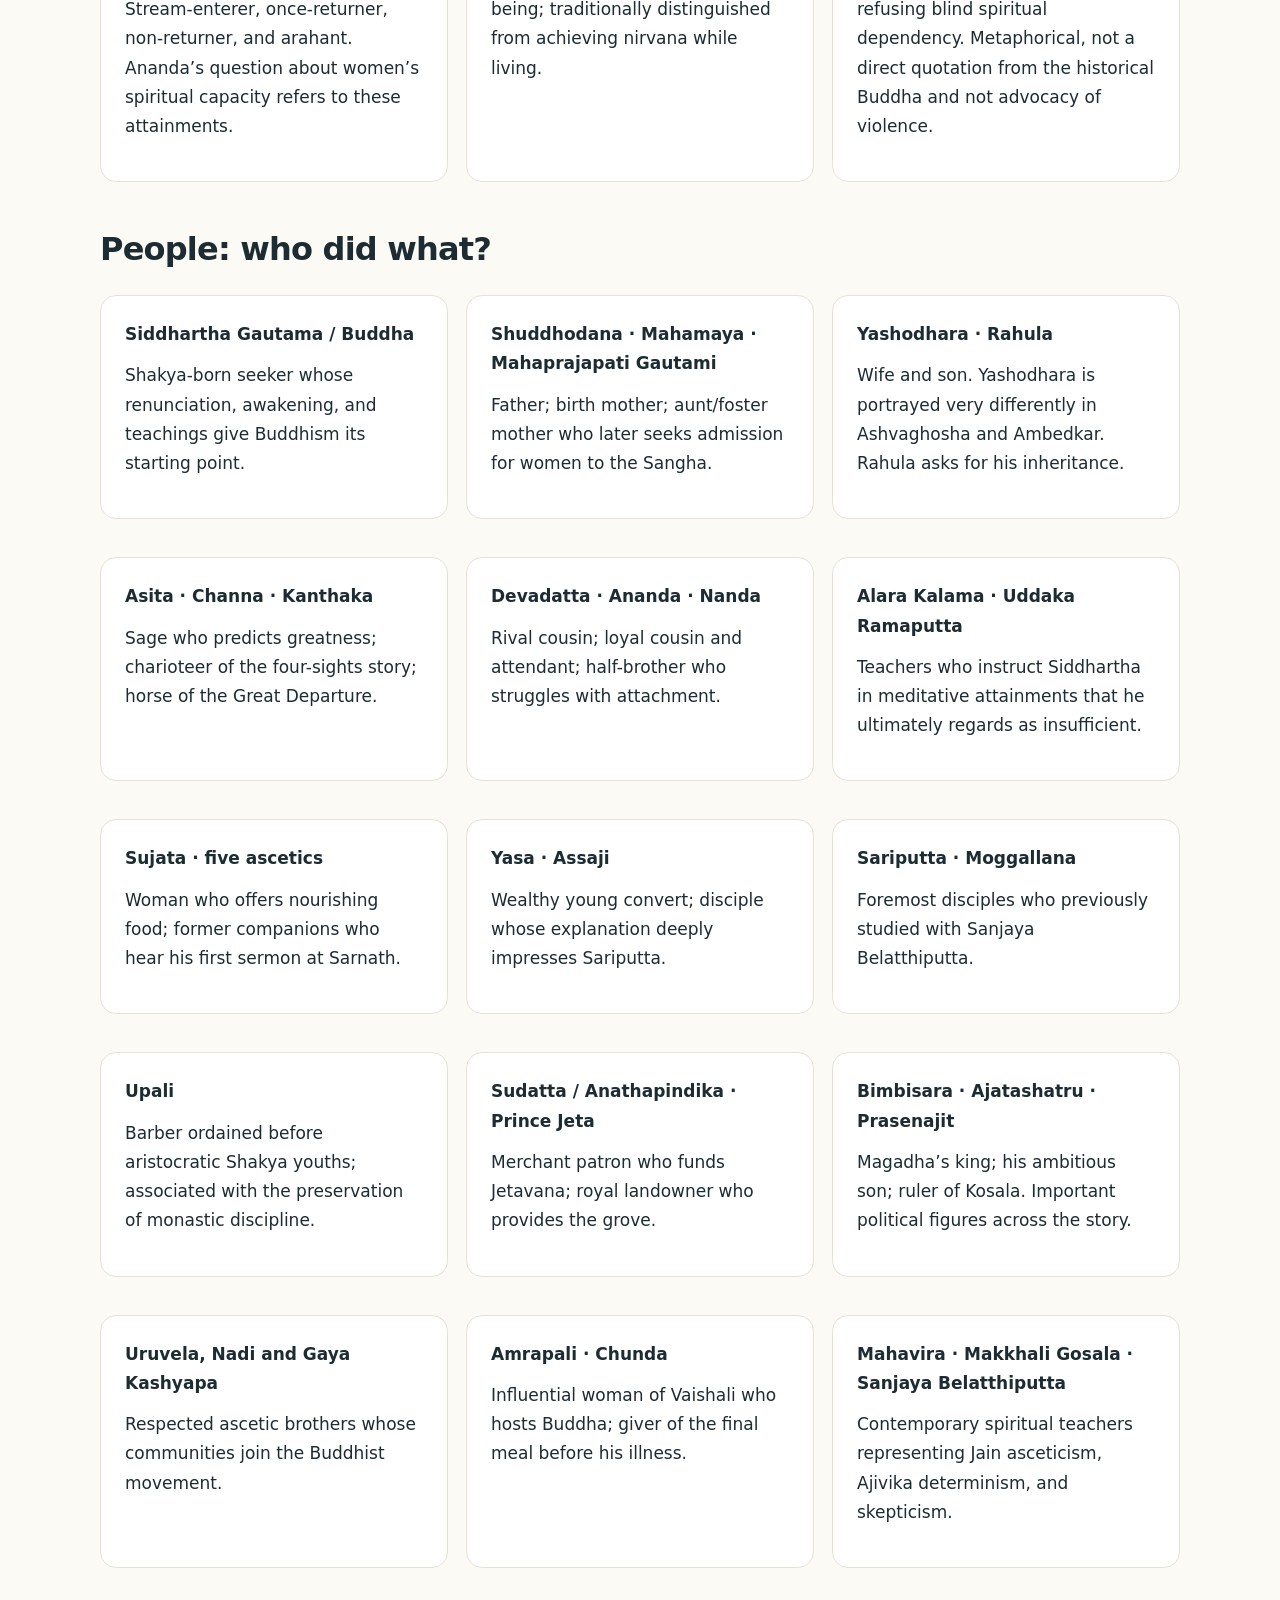
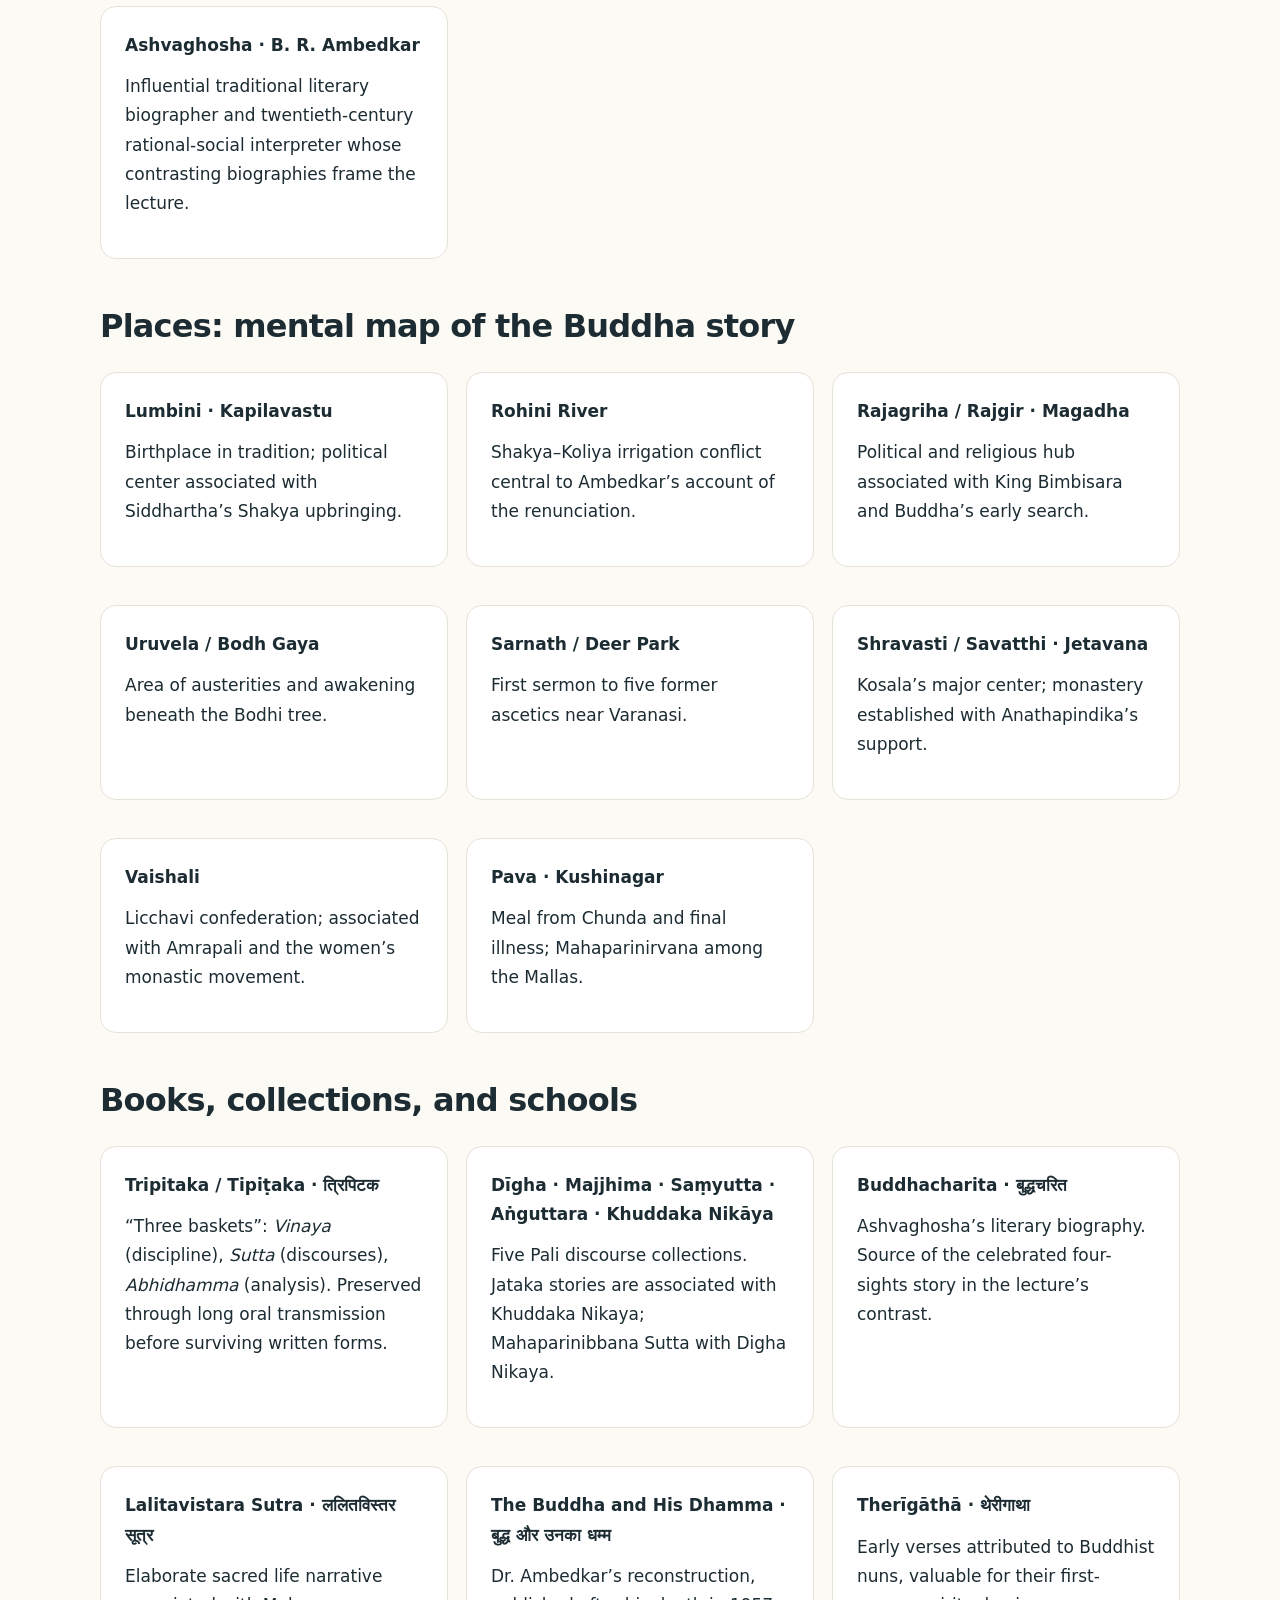
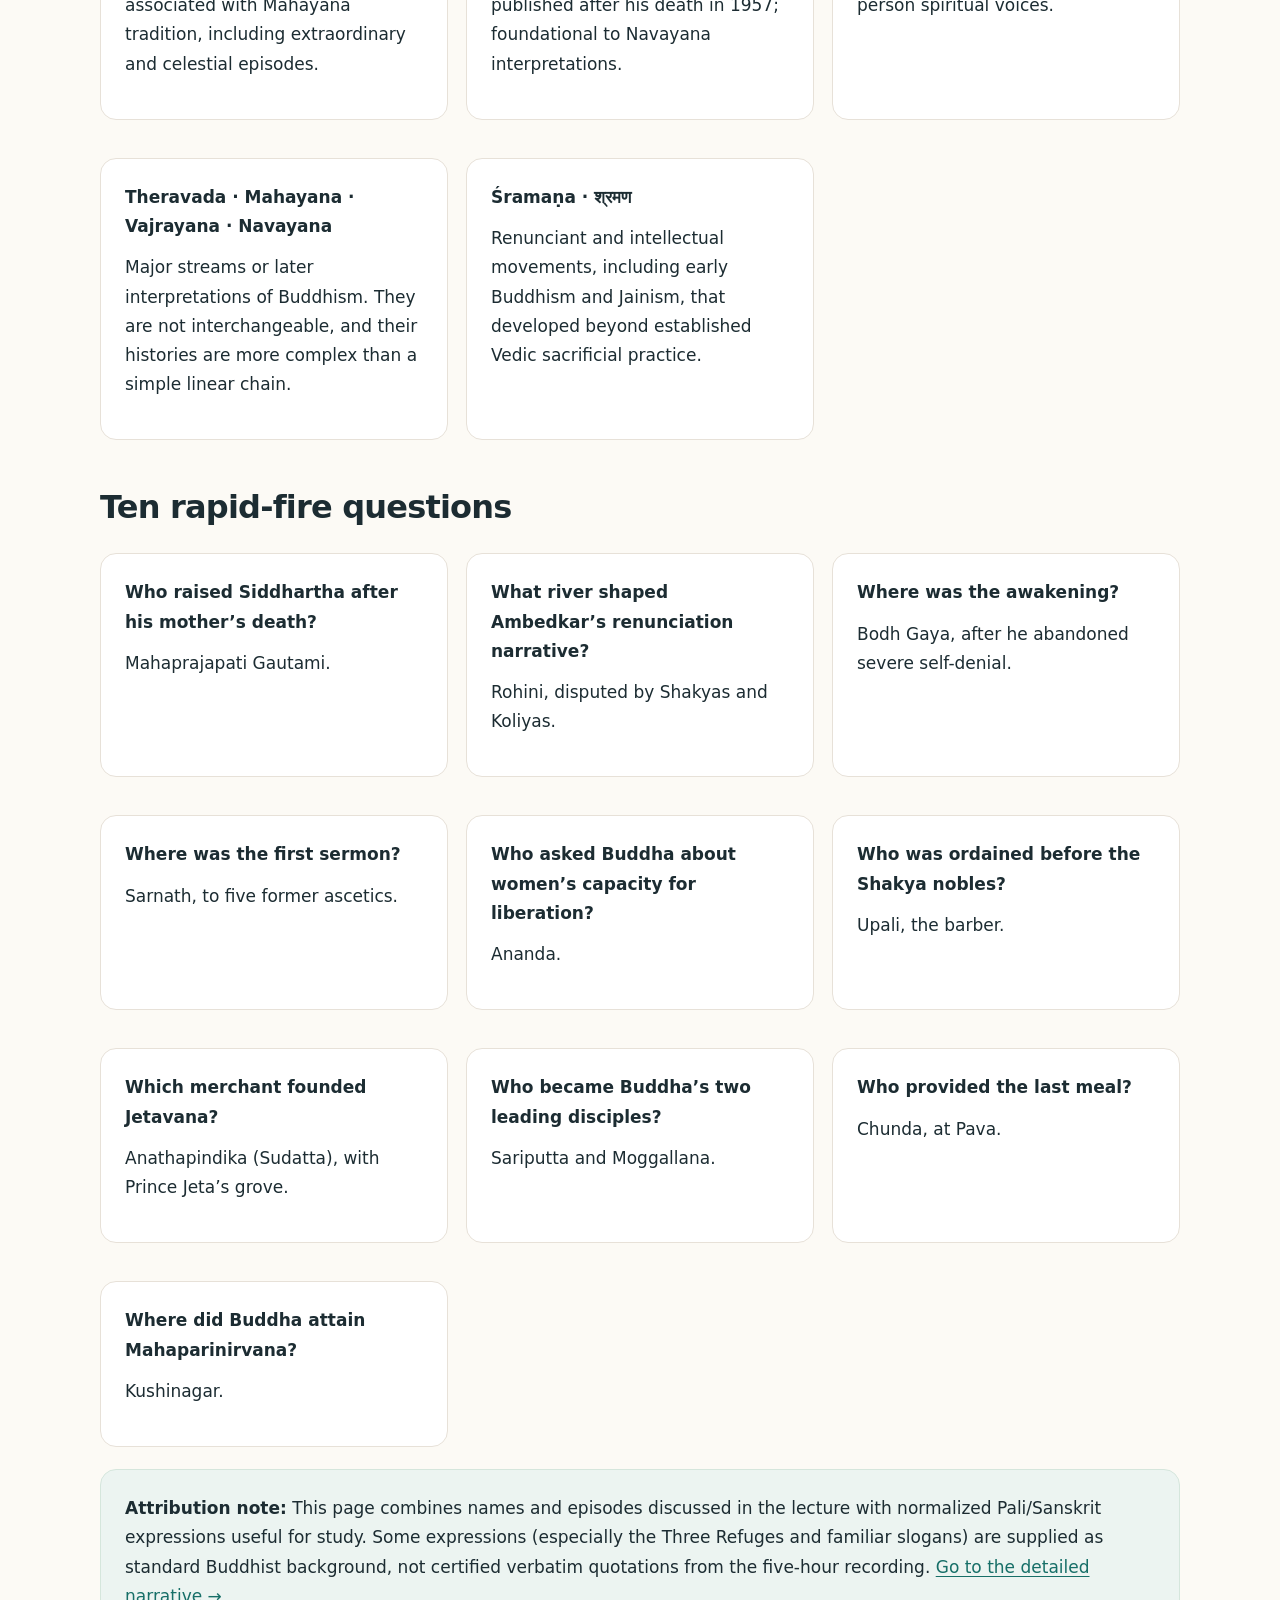
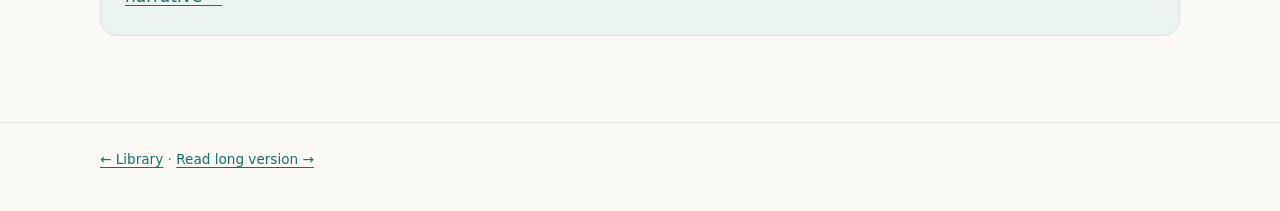
<file: buddha-review.html>
<!doctype html><html lang="en"><head><meta charset="utf-8"><meta name="viewport" content="width=device-width,initial-scale=1"><meta name="theme-color" content="#fcfaf5"><title>Buddha · Visual Summary & Things to Remember</title><meta name="description" content="A visual six-stage Buddha life overview and memory sheet covering Buddhist sayings, people, places, books and key ideas."><link rel="stylesheet" href="style.css"></head><body><header class="nav"><div class="wrap"><a class="brand" href="index.html">✺ Reading Library</a><nav class="links"><a href="index.html">Library</a><a href="buddha-long.html">Long read</a><a href="buddha-review.html">Quick review</a></nav></div></header><main class="wrap remember"><div class="hero"><div class="eyebrow">Philosophy / History · Recall sheet</div><h1>Buddha, at a glance.</h1><p class="lead">Start with the six-stage story. Then use the people, places, books, vocabulary, and sayings below as a reference you can revisit in minutes.</p><div class="actions"><a class="action primary" href="buddha-long.html">Read the full narrative →</a><a class="action" href="index.html">All summaries</a><button class="print" onclick="window.print()">Print / Save as PDF</button></div></div><h2 style="margin-top:.8em">The entire life in six moves</h2><div class="timeline"><div class="stage"><div class="symbol">👶</div><strong>Birth</strong><small>Lumbini · Shakya clan · Asita’s prophecy</small></div><div class="stage"><div class="symbol">🏛️</div><strong>Renunciation</strong><small>Four sights <em>or</em> Rohini River dispute</small></div><div class="stage"><div class="symbol">🌾</div><strong>Search</strong><small>Two teachers · six years of austerity · Sujata</small></div><div class="stage"><div class="symbol">🌳</div><strong>Awakening</strong><small>Bodh Gaya · Middle Way · Four Noble Truths</small></div><div class="stage"><div class="symbol">☸️</div><strong>Teaching</strong><small>Sarnath · Sangha · disciples · reform</small></div><div class="stage"><div class="symbol">🪷</div><strong>Passing</strong><small>Vaishali · Chunda · Kushinagar · relics</small></div></div><div class="note"><strong>The most important contrast:</strong> Traditional biography says Siddhartha left after seeing age, sickness, death, and a renunciant. Ambedkar emphasizes his principled opposition to a proposed war over the Rohini River. Divyakirti discusses both; neither should be confused with a conclusively established eyewitness record.</div><h2>Five ideas you should be able to recall</h2><div class="section-grid"><div class="fact"><strong>1 · Historical context</strong><p>Iron agriculture → surplus → towns and trade → powerful states → challenges to ritual and social hierarchy.</p></div><div class="fact"><strong>2 · The Middle Way</strong><p>Neither indulgence nor severe self-mortification reliably leads to liberation.</p></div><div class="fact"><strong>3 · The Four Noble Truths</strong><p>Dukkha · origin · cessation · path. A diagnosis of suffering, not necessarily “nothing good exists.”</p></div><div class="fact"><strong>4 · Equal spiritual potential</strong><p>Upali’s ordination, Mahaprajapati’s persistence, and Ananda’s question about women test inherited status barriers.</p></div><div class="fact"><strong>5 · Dhamma before personality</strong><p>The teaching and disciplined inquiry—not absolute obedience to a successor—are the lasting guide.</p></div></div>
<section id="sayings"><h2>Sayings and expressions worth remembering</h2><p class="muted">Standard spellings are supplied in romanization and Devanagari. “Traditional / canonical expression” means useful Buddhist vocabulary; it does <em>not</em> mean Divyakirti necessarily uttered that exact wording in the recording. Popular sayings may have contested literal attribution.</p><div class="section-grid"><div class="fact"><span class="tag">Refuge formula · Traditional Pali</span><strong>Buddhaṃ saraṇaṃ gacchāmi<br>बुद्धं शरणं गच्छामि</strong><p>“I go to the Buddha for refuge.” Followed by <em>Dhammaṃ saraṇaṃ gacchāmi</em> (धम्मं शरणं गच्छामि) and <em>Saṅghaṃ saraṇaṃ gacchāmi</em> (संघं शरणं गच्छामि). Together, the Three Refuges / Three Jewels.</p></div><div class="fact"><span class="tag">Invitation to ordain · Traditional Pali</span><strong>Ehi bhikkhu / Etha bhikkhave<br>एहि भिक्खु / एथ भिक्खवे</strong><p><em>Ehi bhikkhu</em> means “Come, monk” (singular); <em>etha bhikkhave</em> means “Come, monks” (plural). The expression <em>caratha bhikkhave cārikaṃ</em> (“Go forth, monks, on your travels”) is associated with Buddha sending disciples out to teach. Do not conflate these forms.</p></div><div class="fact"><span class="tag">Self-reliance · Lecture theme</span><strong>Appa dīpo bhava<br>अप्प दीपो भव</strong><p>“Be a lamp unto yourself” is a popular rendering. The canonical Pali formulation includes <em>attadīpā viharatha</em> (“dwell with yourselves as an island/refuge”), so this familiar slogan is best treated as a paraphrase rather than a precise verbatim last sentence.</p></div><div class="fact"><span class="tag">First sermon</span><strong>Dhammacakkappavattana<br>धम्मचक्कप्पवत्तन / धर्मचक्र प्रवर्तन</strong><p>“Setting the wheel of Dhamma in motion.” Buddha’s first teaching at Sarnath to the five former ascetic companions.</p></div><div class="fact"><span class="tag">Way of practice</span><strong>Majjhimā Paṭipadā<br>मज्झिमा पटिपदा / मध्यम प्रतिपदा</strong><p>The Middle Way, discovered after rejecting the extremes of sensual indulgence and harsh asceticism.</p></div><div class="fact"><span class="tag">Causality</span><strong>Pratītyasamutpāda<br>प्रतीत्यसमुत्पाद</strong><p>Dependent origination: things arise in dependence on causes and conditions. Pali: <em>paṭiccasamuppāda</em>.</p></div><div class="fact"><span class="tag">Three characteristics</span><strong>Anicca · Dukkha · Anattā<br>अनिच्च · दुक्ख · अनत्ता</strong><p>Impermanence; dissatisfaction/suffering; no permanent, independent self. Sanskrit equivalents include <em>anitya</em> and <em>anātman</em>.</p></div><div class="fact"><span class="tag">Four Noble Truths</span><strong>Cattāri ariyasaccāni<br>चत्तारि अरियसच्चानि / चार आर्य सत्य</strong><p>Dukkha; its origin; cessation; the path. Core orientation of Buddhist practice.</p></div><div class="fact"><span class="tag">Path of practice</span><strong>Ariya aṭṭhaṅgika magga<br>आर्य अष्टांगिक मार्ग</strong><p>Right view, intention, speech, action, livelihood, effort, mindfulness, and concentration.</p></div><div class="fact"><span class="tag">Four life stages of the path</span><strong>Sotāpanna · Sakadāgāmī · Anāgāmī · Arahant</strong><p>Stream-enterer, once-returner, non-returner, and arahant. Ananda’s question about women’s spiritual capacity refers to these attainments.</p></div><div class="fact"><span class="tag">Passing away</span><strong>Mahāparinibbāna<br>महापरिनिब्बान / महापरिनिर्वाण</strong><p>The final passing of an awakened being; traditionally distinguished from achieving nirvana while living.</p></div><div class="fact"><span class="tag">Interpretive caution</span><strong>“If you meet the Buddha, kill him.”</strong><p>A later Zen provocation about refusing blind spiritual dependency. Metaphorical, not a direct quotation from the historical Buddha and not advocacy of violence.</p></div></div></section>
<section id="people"><h2>People: who did what?</h2><div class="section-grid"><div class="fact"><strong>Siddhartha Gautama / Buddha</strong><p>Shakya-born seeker whose renunciation, awakening, and teachings give Buddhism its starting point.</p></div><div class="fact"><strong>Shuddhodana · Mahamaya · Mahaprajapati Gautami</strong><p>Father; birth mother; aunt/foster mother who later seeks admission for women to the Sangha.</p></div><div class="fact"><strong>Yashodhara · Rahula</strong><p>Wife and son. Yashodhara is portrayed very differently in Ashvaghosha and Ambedkar. Rahula asks for his inheritance.</p></div><div class="fact"><strong>Asita · Channa · Kanthaka</strong><p>Sage who predicts greatness; charioteer of the four-sights story; horse of the Great Departure.</p></div><div class="fact"><strong>Devadatta · Ananda · Nanda</strong><p>Rival cousin; loyal cousin and attendant; half-brother who struggles with attachment.</p></div><div class="fact"><strong>Alara Kalama · Uddaka Ramaputta</strong><p>Teachers who instruct Siddhartha in meditative attainments that he ultimately regards as insufficient.</p></div><div class="fact"><strong>Sujata · five ascetics</strong><p>Woman who offers nourishing food; former companions who hear his first sermon at Sarnath.</p></div><div class="fact"><strong>Yasa · Assaji</strong><p>Wealthy young convert; disciple whose explanation deeply impresses Sariputta.</p></div><div class="fact"><strong>Sariputta · Moggallana</strong><p>Foremost disciples who previously studied with Sanjaya Belatthiputta.</p></div><div class="fact"><strong>Upali</strong><p>Barber ordained before aristocratic Shakya youths; associated with the preservation of monastic discipline.</p></div><div class="fact"><strong>Sudatta / Anathapindika · Prince Jeta</strong><p>Merchant patron who funds Jetavana; royal landowner who provides the grove.</p></div><div class="fact"><strong>Bimbisara · Ajatashatru · Prasenajit</strong><p>Magadha’s king; his ambitious son; ruler of Kosala. Important political figures across the story.</p></div><div class="fact"><strong>Uruvela, Nadi and Gaya Kashyapa</strong><p>Respected ascetic brothers whose communities join the Buddhist movement.</p></div><div class="fact"><strong>Amrapali · Chunda</strong><p>Influential woman of Vaishali who hosts Buddha; giver of the final meal before his illness.</p></div><div class="fact"><strong>Mahavira · Makkhali Gosala · Sanjaya Belatthiputta</strong><p>Contemporary spiritual teachers representing Jain asceticism, Ajivika determinism, and skepticism.</p></div><div class="fact"><strong>Ashvaghosha · B. R. Ambedkar</strong><p>Influential traditional literary biographer and twentieth-century rational-social interpreter whose contrasting biographies frame the lecture.</p></div></div></section>
<section id="places"><h2>Places: mental map of the Buddha story</h2><div class="section-grid"><div class="fact"><strong>Lumbini · Kapilavastu</strong><p>Birthplace in tradition; political center associated with Siddhartha’s Shakya upbringing.</p></div><div class="fact"><strong>Rohini River</strong><p>Shakya–Koliya irrigation conflict central to Ambedkar’s account of the renunciation.</p></div><div class="fact"><strong>Rajagriha / Rajgir · Magadha</strong><p>Political and religious hub associated with King Bimbisara and Buddha’s early search.</p></div><div class="fact"><strong>Uruvela / Bodh Gaya</strong><p>Area of austerities and awakening beneath the Bodhi tree.</p></div><div class="fact"><strong>Sarnath / Deer Park</strong><p>First sermon to five former ascetics near Varanasi.</p></div><div class="fact"><strong>Shravasti / Savatthi · Jetavana</strong><p>Kosala’s major center; monastery established with Anathapindika’s support.</p></div><div class="fact"><strong>Vaishali</strong><p>Licchavi confederation; associated with Amrapali and the women’s monastic movement.</p></div><div class="fact"><strong>Pava · Kushinagar</strong><p>Meal from Chunda and final illness; Mahaparinirvana among the Mallas.</p></div></div></section>
<section id="texts"><h2>Books, collections, and schools</h2><div class="section-grid"><div class="fact"><strong>Tripitaka / Tipiṭaka · त्रिपिटक</strong><p>“Three baskets”: <em>Vinaya</em> (discipline), <em>Sutta</em> (discourses), <em>Abhidhamma</em> (analysis). Preserved through long oral transmission before surviving written forms.</p></div><div class="fact"><strong>Dīgha · Majjhima · Saṃyutta · Aṅguttara · Khuddaka Nikāya</strong><p>Five Pali discourse collections. Jataka stories are associated with Khuddaka Nikaya; Mahaparinibbana Sutta with Digha Nikaya.</p></div><div class="fact"><strong>Buddhacharita · बुद्धचरित</strong><p>Ashvaghosha’s literary biography. Source of the celebrated four-sights story in the lecture’s contrast.</p></div><div class="fact"><strong>Lalitavistara Sutra · ललितविस्तर सूत्र</strong><p>Elaborate sacred life narrative associated with Mahayana tradition, including extraordinary and celestial episodes.</p></div><div class="fact"><strong>The Buddha and His Dhamma · बुद्ध और उनका धम्म</strong><p>Dr. Ambedkar’s reconstruction, published after his death in 1957; foundational to Navayana interpretations.</p></div><div class="fact"><strong>Therīgāthā · थेरीगाथा</strong><p>Early verses attributed to Buddhist nuns, valuable for their first-person spiritual voices.</p></div><div class="fact"><strong>Theravada · Mahayana · Vajrayana · Navayana</strong><p>Major streams or later interpretations of Buddhism. They are not interchangeable, and their histories are more complex than a simple linear chain.</p></div><div class="fact"><strong>Śramaṇa · श्रमण</strong><p>Renunciant and intellectual movements, including early Buddhism and Jainism, that developed beyond established Vedic sacrificial practice.</p></div></div></section>
<section id="memory"><h2>Ten rapid-fire questions</h2><div class="section-grid"><div class="fact"><strong>Who raised Siddhartha after his mother’s death?</strong><p>Mahaprajapati Gautami.</p></div><div class="fact"><strong>What river shaped Ambedkar’s renunciation narrative?</strong><p>Rohini, disputed by Shakyas and Koliyas.</p></div><div class="fact"><strong>Where was the awakening?</strong><p>Bodh Gaya, after he abandoned severe self-denial.</p></div><div class="fact"><strong>Where was the first sermon?</strong><p>Sarnath, to five former ascetics.</p></div><div class="fact"><strong>Who asked Buddha about women’s capacity for liberation?</strong><p>Ananda.</p></div><div class="fact"><strong>Who was ordained before the Shakya nobles?</strong><p>Upali, the barber.</p></div><div class="fact"><strong>Which merchant founded Jetavana?</strong><p>Anathapindika (Sudatta), with Prince Jeta’s grove.</p></div><div class="fact"><strong>Who became Buddha’s two leading disciples?</strong><p>Sariputta and Moggallana.</p></div><div class="fact"><strong>Who provided the last meal?</strong><p>Chunda, at Pava.</p></div><div class="fact"><strong>Where did Buddha attain Mahaparinirvana?</strong><p>Kushinagar.</p></div></div></section><p class="note"><strong>Attribution note:</strong> This page combines names and episodes discussed in the lecture with normalized Pali/Sanskrit expressions useful for study. Some expressions (especially the Three Refuges and familiar slogans) are supplied as standard Buddhist background, not certified verbatim quotations from the five-hour recording. <a href="buddha-long.html">Go to the detailed narrative →</a></p></main><footer class="footer"><div class="wrap"><a href="index.html">← Library</a> · <a href="buddha-long.html">Read long version →</a></div></footer></body></html>
</file>
<file: style.css>
:root{color-scheme:light;--paper:#fcfaf5;--white:#fff;--ink:#1c2c32;--muted:#5a696f;--line:#e7e1d8;--accent:#176f68;--soft:#ecf4f1}*{box-sizing:border-box}html{scroll-behavior:smooth}body{margin:0;background:var(--paper);color:var(--ink);font:17px/1.72 system-ui,-apple-system,BlinkMacSystemFont,"Segoe UI",Arial,sans-serif;-webkit-font-smoothing:antialiased}a{color:var(--accent);text-underline-offset:3px}a:hover{text-decoration-thickness:2px}.wrap{width:min(100% - 36px,1080px);margin-inline:auto}.nav{display:flex;align-items:center;justify-content:space-between;gap:14px;flex-wrap:wrap;padding:16px 0;border-bottom:1px solid var(--line)}.brand{font-weight:800;text-decoration:none;letter-spacing:-.025em;color:var(--ink)}.links,.actions{display:flex;gap:10px;flex-wrap:wrap;align-items:center}.links a{text-decoration:none;color:var(--muted);font-size:.92rem;padding:6px}.hero{padding:clamp(40px,7vw,85px) 0 30px}.eyebrow{font-weight:750;letter-spacing:.13em;text-transform:uppercase;color:var(--accent);font-size:.72rem}.hero h1,h1{font-size:clamp(2rem,5vw,3.9rem);line-height:1.12;letter-spacing:-.05em;margin:.3em 0}h2{font-size:clamp(1.45rem,3vw,2rem);line-height:1.25;letter-spacing:-.025em;margin:2.3rem 0 1rem}h3{font-size:1.15rem;line-height:1.35;margin:1.55rem 0 .55rem}p{margin:.75rem 0 1rem}.lead{font-size:clamp(1.06rem,2vw,1.23rem);color:#44565b;max-width:790px}.muted{color:var(--muted)}.grid,.section-grid{display:grid;grid-template-columns:repeat(auto-fit,minmax(min(100%,300px),1fr));gap:18px}.card,.fact,.note,.stage,.contents{background:var(--white);border:1px solid var(--line);border-radius:16px;padding:clamp(16px,2vw,24px)}.card{box-shadow:0 5px 20px #1c2c3208}.card h2{margin:.45em 0}.tag,.pill{display:inline-block;background:var(--soft);color:var(--accent);border-radius:99px;padding:4px 11px;font-size:.75rem;font-weight:750;margin:3px 4px 3px 0}.action{display:inline-block;padding:10px 17px;border:1px solid var(--accent);border-radius:11px;text-decoration:none;font-weight:700}.action.primary,.primary{background:var(--accent);color:white}.article{width:min(100% - 36px,790px);margin:0 auto;padding-bottom:70px}.article h2{margin-top:2.6rem;padding-top:.35rem;border-top:1px solid var(--line)}.article p,.article li{line-height:1.85}.contents{margin:1.5rem 0}.contents a{display:inline-block;margin:3px 10px 3px 0}.remember{padding:22px 0 70px}.timeline{display:grid;grid-template-columns:repeat(3,minmax(0,1fr));gap:13px;margin:22px 0 30px}.stage{text-align:center}.symbol{font-size:2rem;margin-bottom:6px}.fact{margin:10px 0;overflow-wrap:anywhere}.fact strong{color:var(--ink)}.note{background:var(--soft);border-color:#d5e6dc}.footer{border-top:1px solid var(--line);padding:25px 0 40px;color:var(--muted);font-size:.85rem}button.print{cursor:pointer;background:transparent;border:1px solid var(--line);border-radius:10px;padding:9px 12px;font:inherit;color:var(--ink)}:focus-visible{outline:3px solid #d09c4f;outline-offset:3px}@media(max-width:620px){body{font-size:16px}.wrap,.article{width:min(100% - 28px,790px)}.nav{align-items:flex-start}.links{gap:0}.hero{padding:38px 0 18px}.timeline{grid-template-columns:repeat(2,minmax(0,1fr))}.stage{padding:12px}.article{padding-bottom:45px}}@media print{.nav,.footer,.actions,.print{display:none!important}body{background:white;color:black}.article,.wrap{width:100%}.card,.fact,.stage{break-inside:avoid;box-shadow:none}a{color:inherit;text-decoration:none}}
</file>
